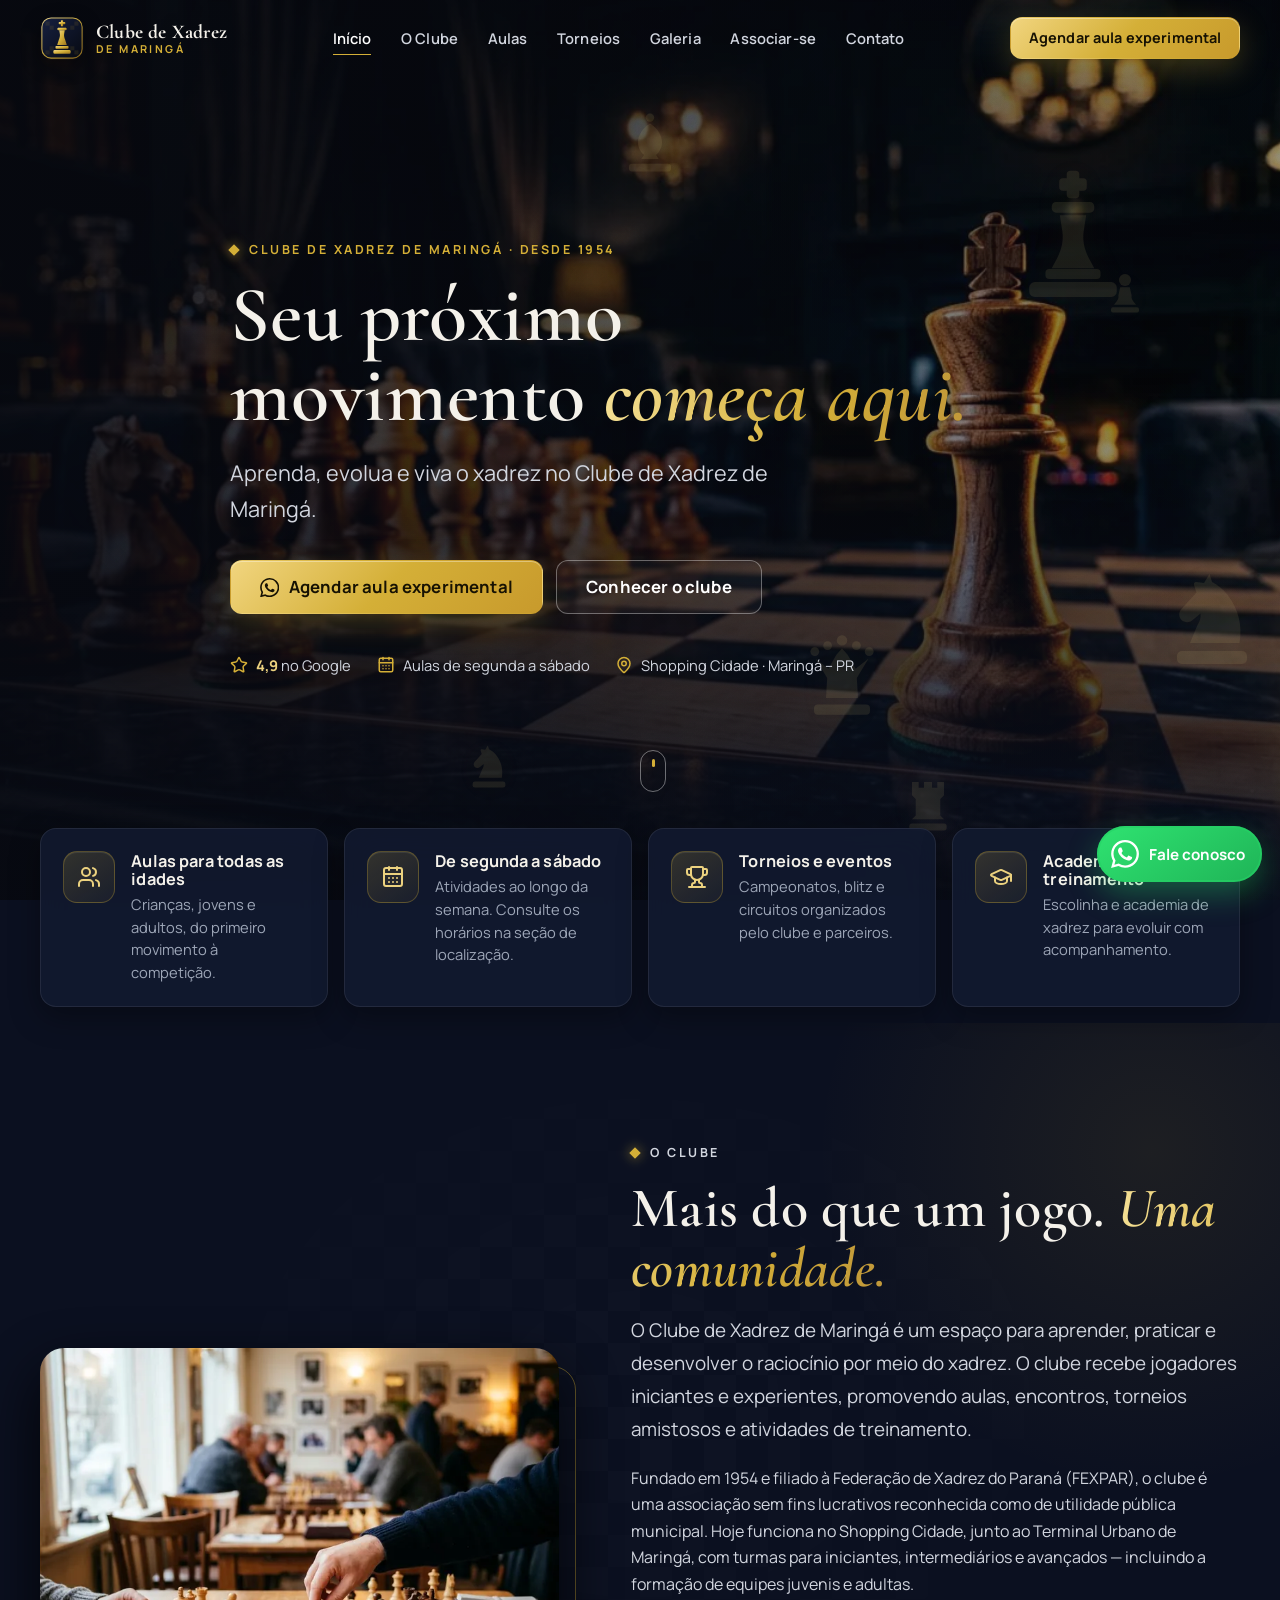
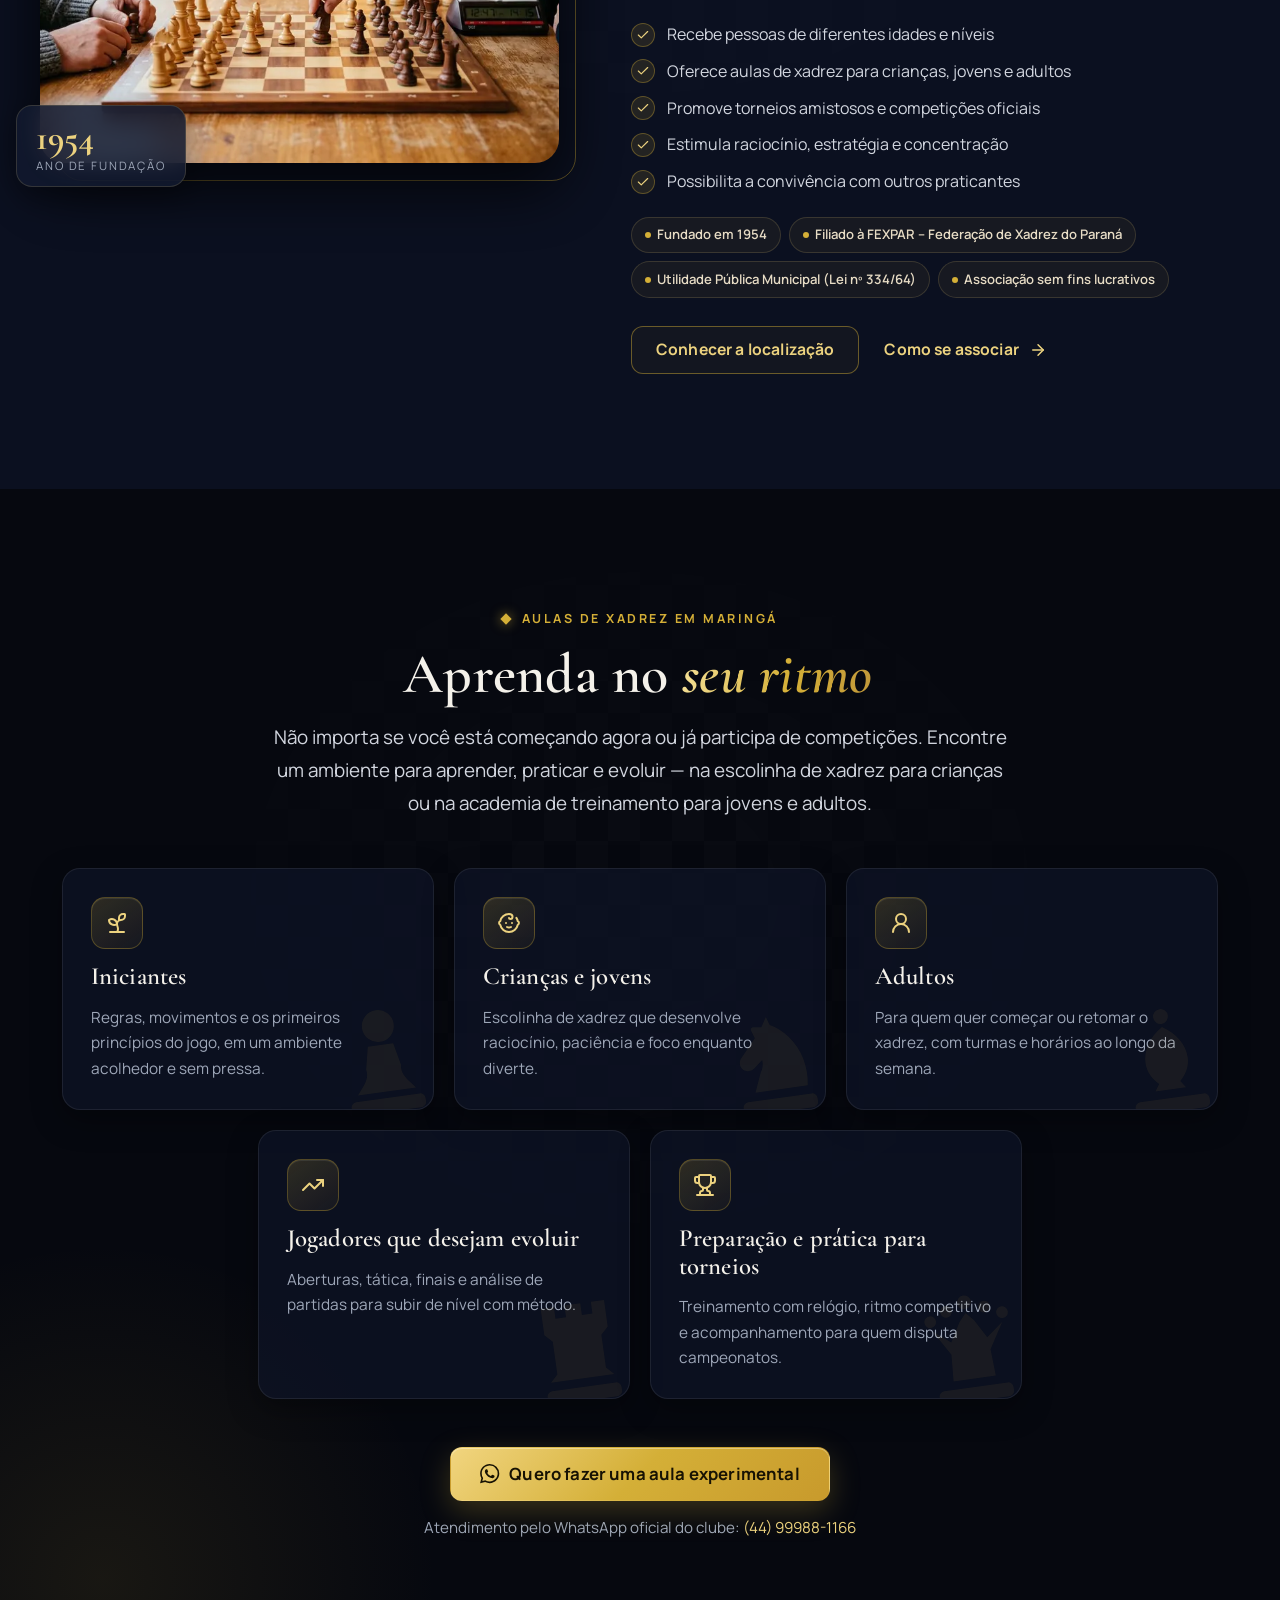
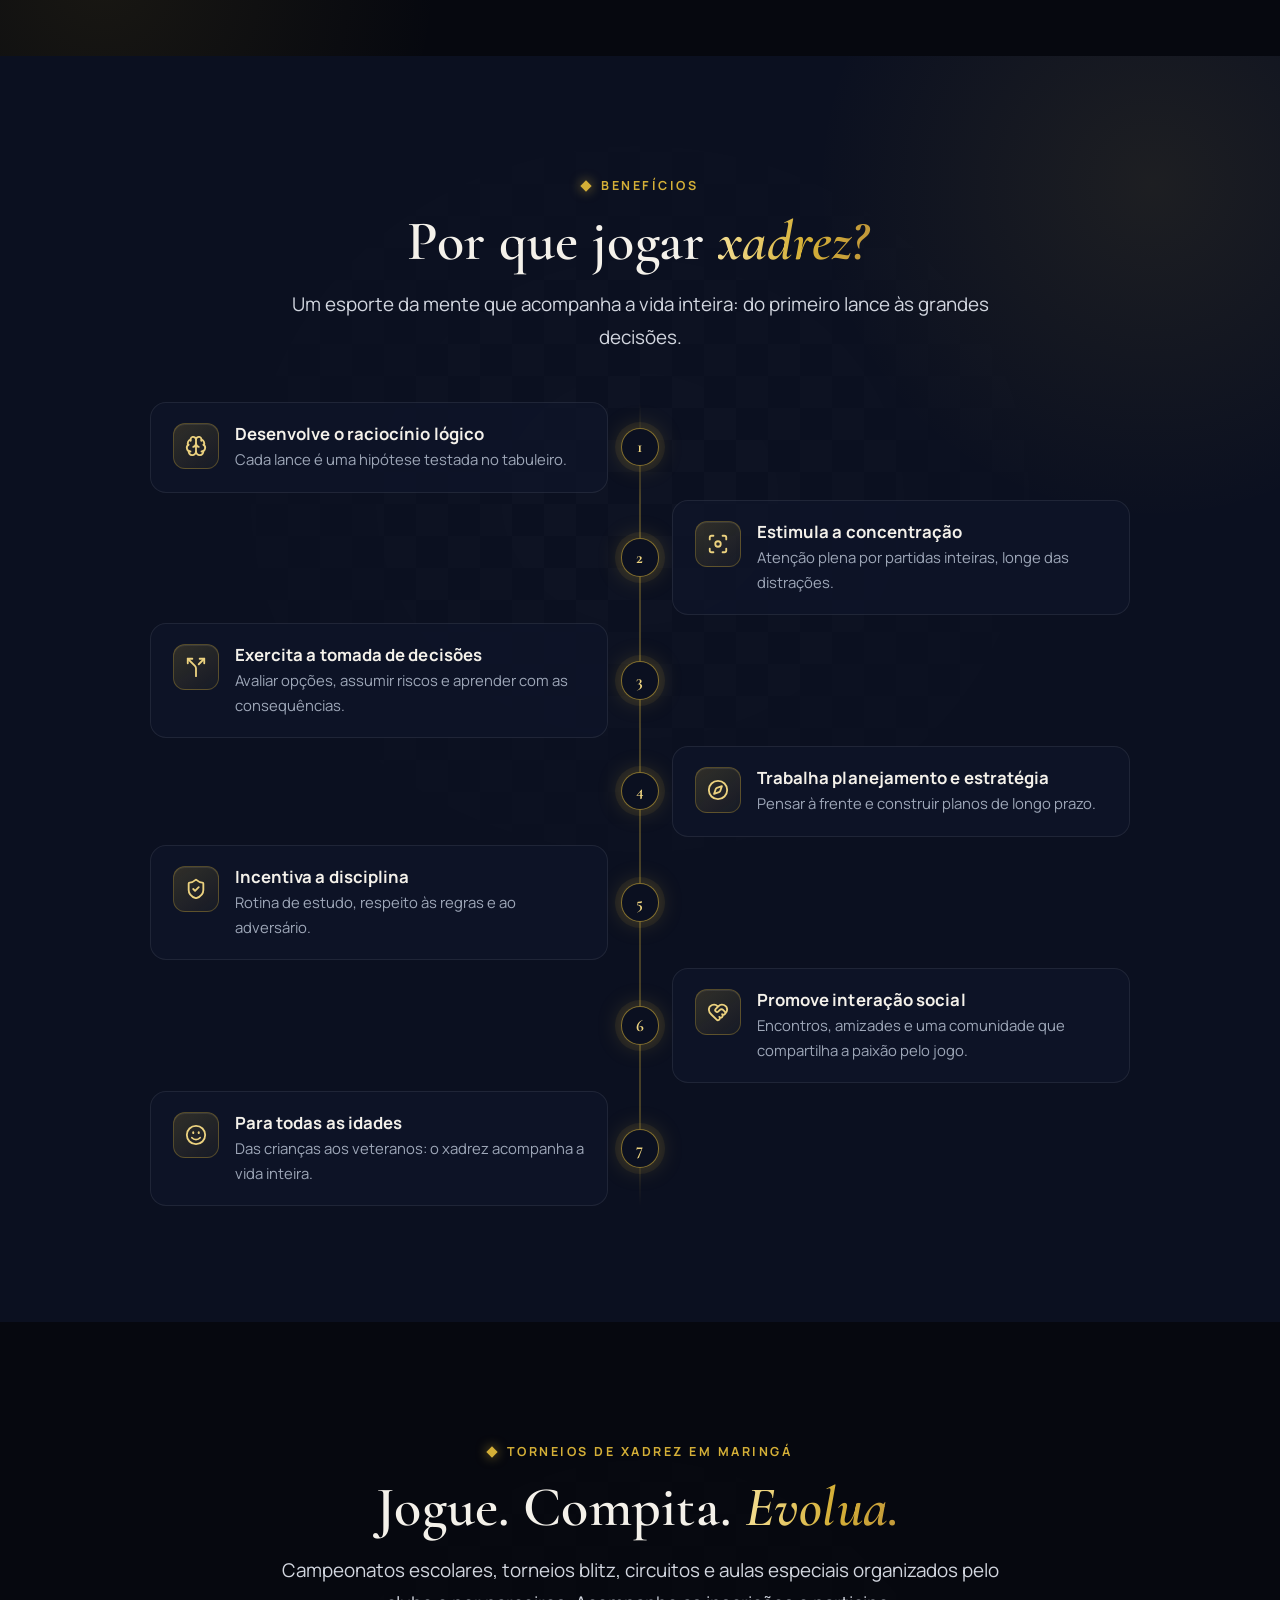
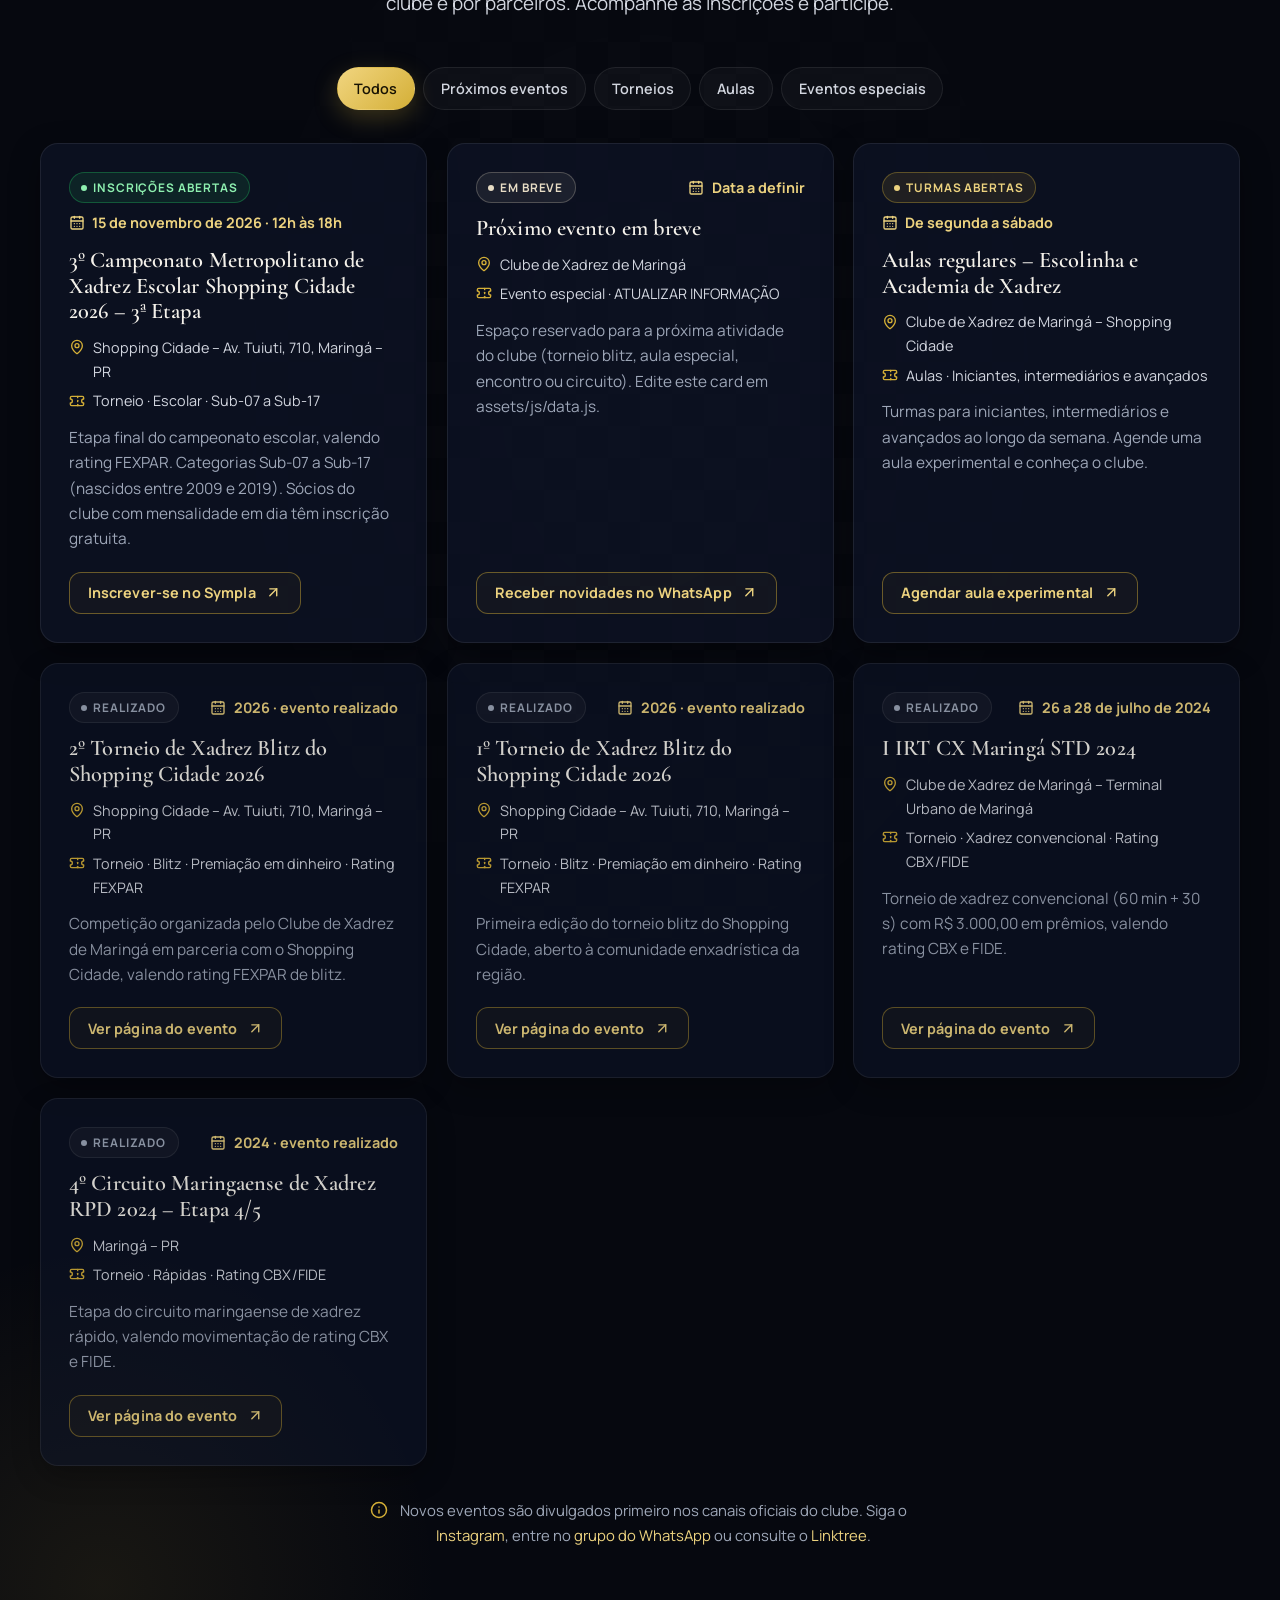
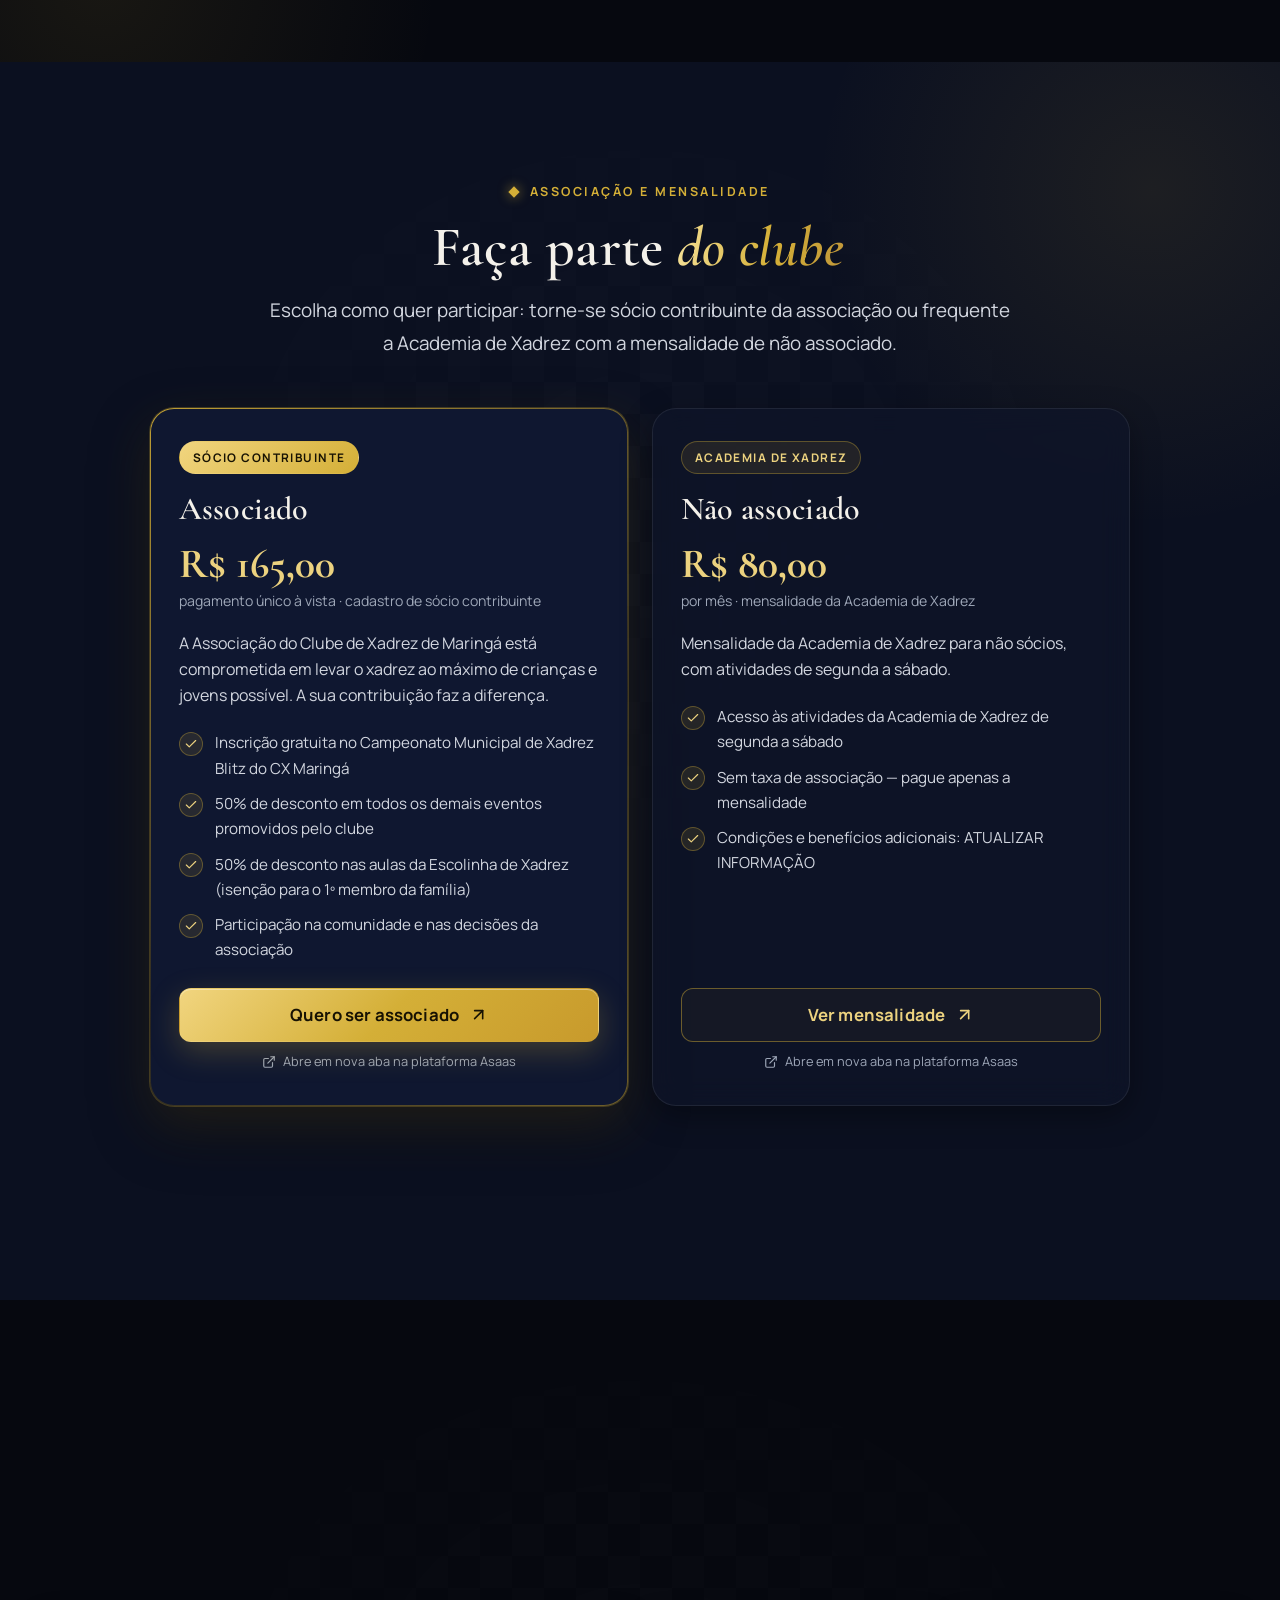
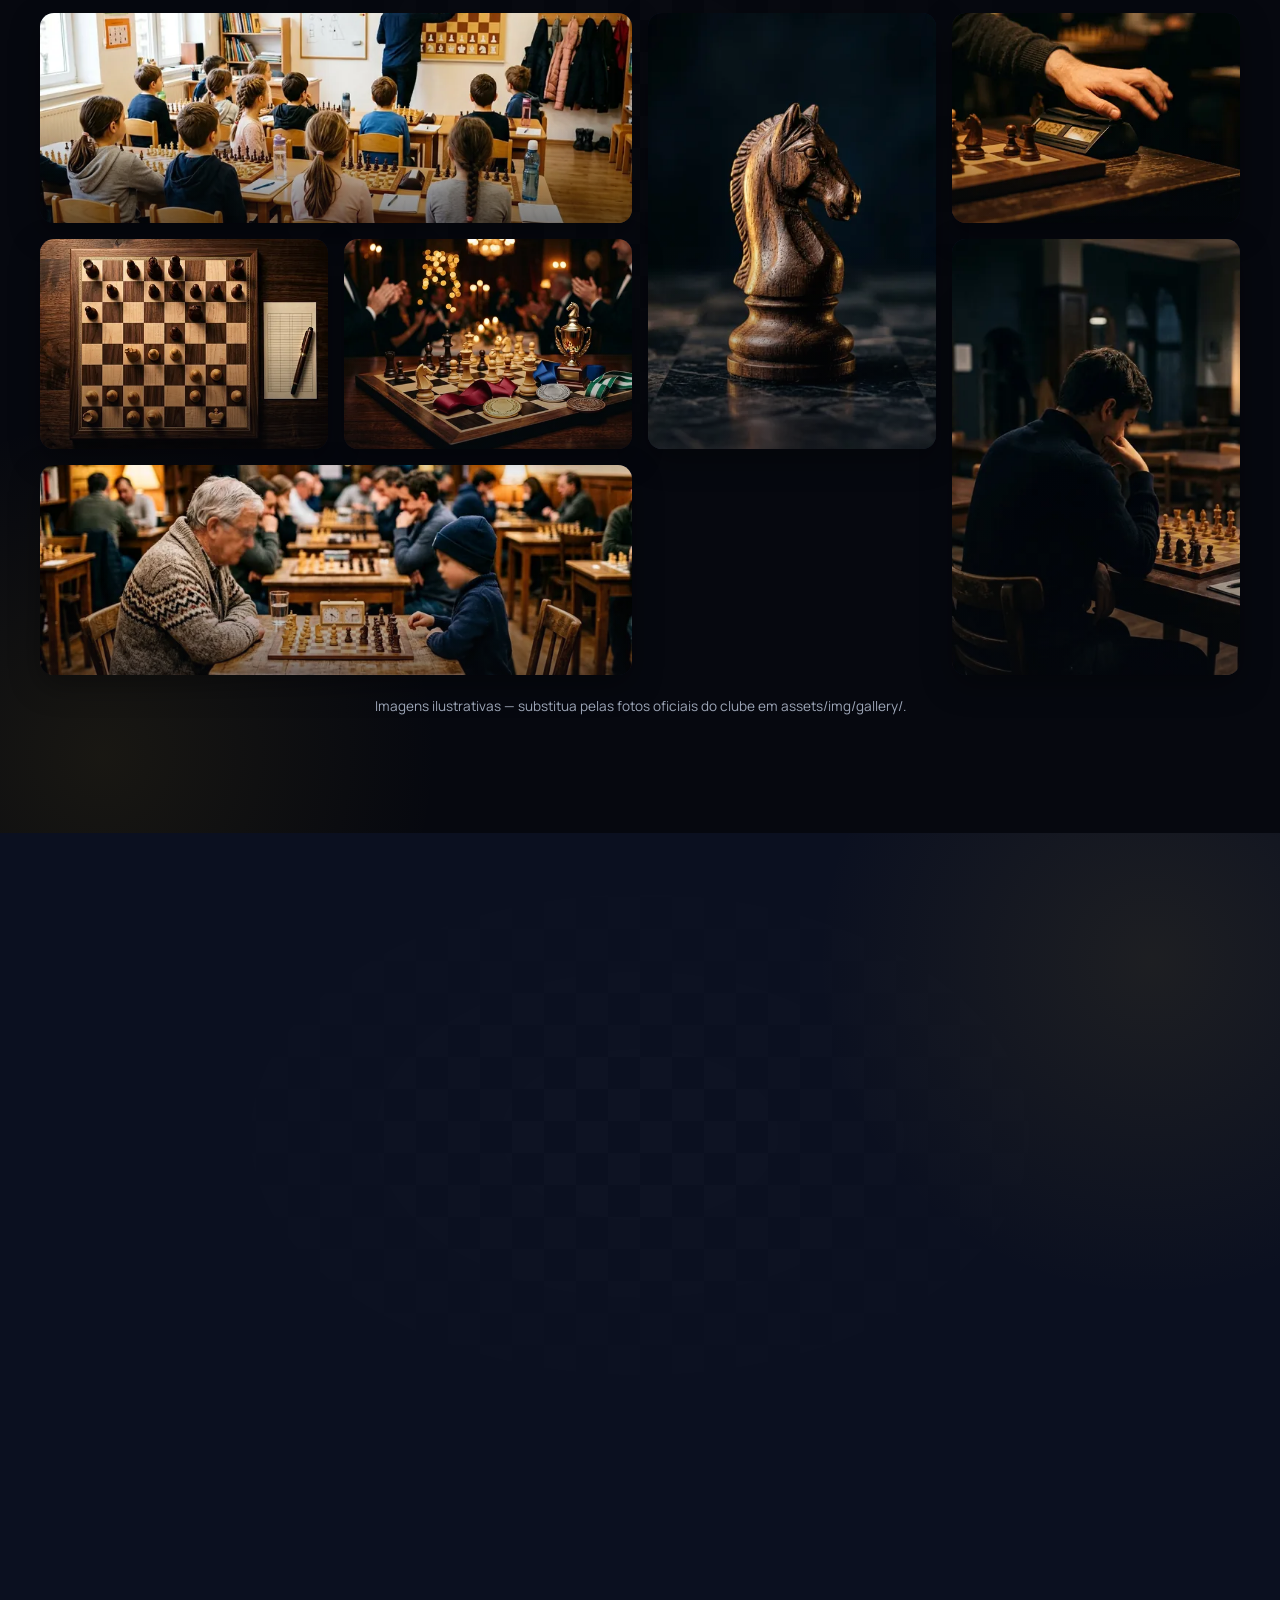
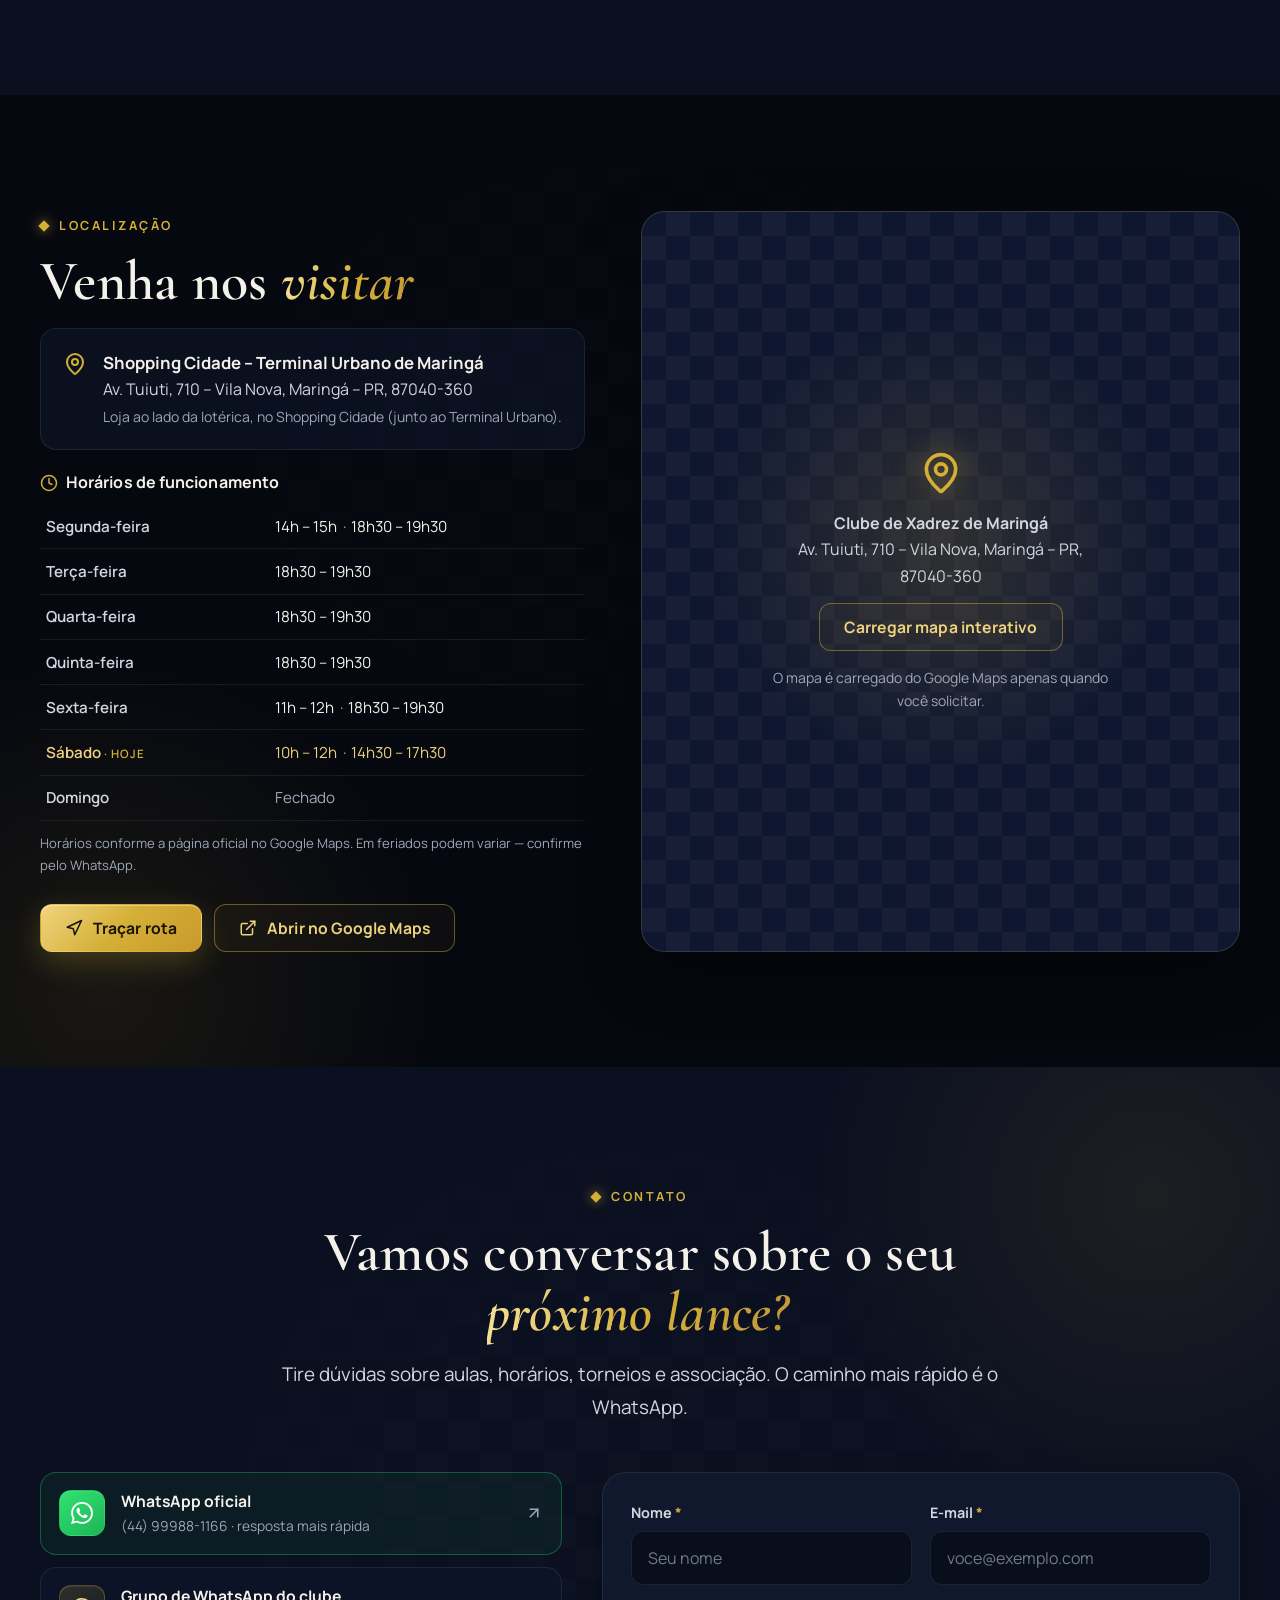
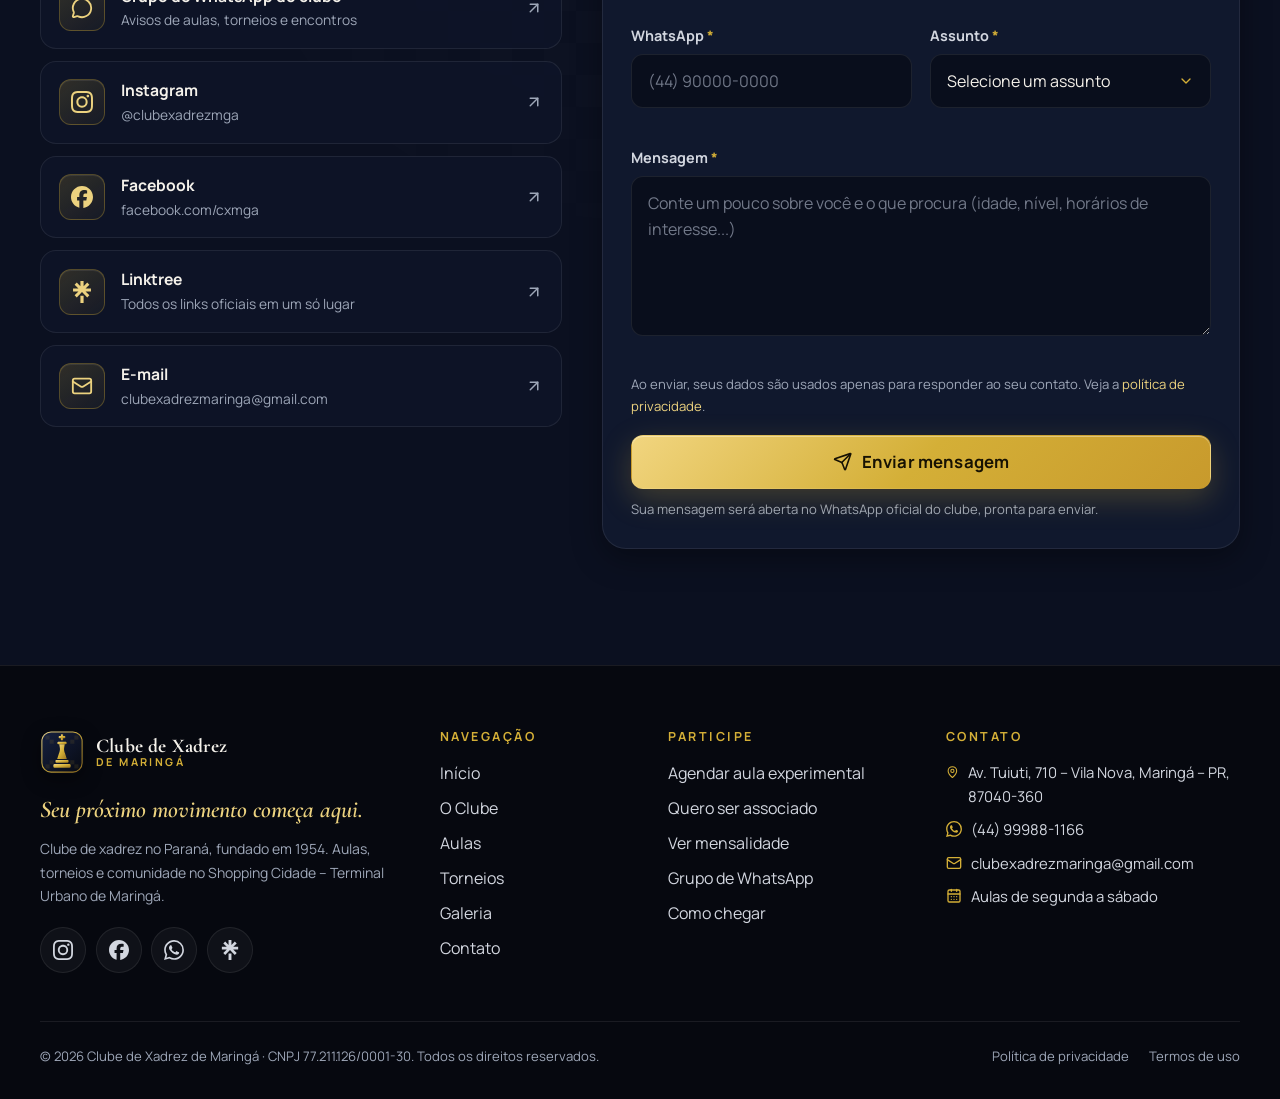
<file: index.html>
<!DOCTYPE html>
<html lang="pt-BR">
<head>
  <meta charset="utf-8">
  <meta name="viewport" content="width=device-width, initial-scale=1">
  <title>Clube de Xadrez de Maringá – Aulas, torneios e xadrez para todas as idades</title>
  <meta name="description" content="Conheça o Clube de Xadrez de Maringá. Participe de aulas, torneios e atividades de xadrez para todas as idades. Agende uma aula experimental.">
  <meta name="robots" content="index, follow, max-image-preview:large">
  <link rel="canonical" href="https://axs-ai-mid.github.io/clube.de.xadrez.maringa/">
  <meta name="theme-color" content="#0b1020">
  <meta name="color-scheme" content="dark">

  <!-- Open Graph / Twitter -->
  <meta property="og:type" content="website">
  <meta property="og:locale" content="pt_BR">
  <meta property="og:site_name" content="Clube de Xadrez de Maringá">
  <meta property="og:title" content="Clube de Xadrez de Maringá – Seu próximo movimento começa aqui">
  <meta property="og:description" content="Aulas de xadrez para crianças, jovens e adultos, torneios e comunidade em Maringá – PR. Agende uma aula experimental.">
  <meta property="og:url" content="https://axs-ai-mid.github.io/clube.de.xadrez.maringa/">
  <meta property="og:image" content="https://axs-ai-mid.github.io/clube.de.xadrez.maringa/assets/img/brand/og-image.jpg">
  <meta property="og:image:width" content="1200">
  <meta property="og:image:height" content="630">
  <meta property="og:image:alt" content="Peças de xadrez de madeira sobre tabuleiro em ambiente elegante e escuro">
  <meta name="twitter:card" content="summary_large_image">
  <meta name="twitter:title" content="Clube de Xadrez de Maringá – Seu próximo movimento começa aqui">
  <meta name="twitter:description" content="Aulas de xadrez para crianças, jovens e adultos, torneios e comunidade em Maringá – PR.">
  <meta name="twitter:image" content="https://axs-ai-mid.github.io/clube.de.xadrez.maringa/assets/img/brand/og-image.jpg">

  <!-- Ícones -->
  <link rel="icon" href="assets/img/brand/logo.svg" type="image/svg+xml">
  <link rel="icon" href="assets/img/brand/favicon-32.png" sizes="32x32" type="image/png">
  <link rel="apple-touch-icon" href="assets/img/brand/apple-touch-icon.png">
  <link rel="manifest" href="site.webmanifest">

  <!-- Performance: fontes e imagem principal -->
  <link rel="preload" href="assets/fonts/cormorant-garamond-latin-700-normal.woff2" as="font" type="font/woff2" crossorigin>
  <link rel="preload" href="assets/fonts/manrope-latin-wght-normal.woff2" as="font" type="font/woff2" crossorigin>
  <link rel="preload" as="image" imagesrcset="assets/img/hero/hero-640.webp 640w, assets/img/hero/hero-960.webp 960w, assets/img/hero/hero-1376.webp 1376w" imagesizes="100vw" type="image/webp">

  <link rel="stylesheet" href="assets/css/style.css">
  <script>document.documentElement.classList.add("js");</script>
</head>
<body>
  <a class="skip-link" href="#main">Pular para o conteúdo</a>

  <!-- ============================ NAVEGAÇÃO ============================ -->
  <header class="site-header" id="site-header">
    <nav class="nav container" aria-label="Navegação principal">
      <a class="brand" href="#inicio" aria-label="Clube de Xadrez de Maringá – início">
        <img class="brand-mark" src="assets/img/brand/logo.svg" alt="" width="44" height="44">
        <span class="brand-text">
          <span class="brand-name">Clube de Xadrez</span>
          <span class="brand-sub">de Maringá</span>
        </span>
      </a>

      <ul class="nav-links" id="nav-links">
        <li><a href="#inicio" class="is-active">Início</a></li>
        <li><a href="#clube">O Clube</a></li>
        <li><a href="#aulas">Aulas</a></li>
        <li><a href="#torneios">Torneios</a></li>
        <li><a href="#galeria">Galeria</a></li>
        <li><a href="#associar-se">Associar-se</a></li>
        <li><a href="#contato">Contato</a></li>
      </ul>

      <div class="nav-actions">
        <a class="btn btn-primary btn-sm nav-cta" data-link="whatsapp-trial" href="https://wa.me/5544999881166" target="_blank" rel="noopener">Agendar aula experimental</a>
        <button class="nav-toggle" type="button" aria-expanded="false" aria-controls="mobile-menu" aria-label="Abrir menu">
          <span class="nav-toggle-bar"></span>
          <span class="nav-toggle-bar"></span>
          <span class="nav-toggle-bar"></span>
        </button>
      </div>
    </nav>

    <div class="mobile-menu" id="mobile-menu" hidden>
      <ul class="mobile-links">
        <li><a href="#inicio">Início</a></li>
        <li><a href="#clube">O Clube</a></li>
        <li><a href="#aulas">Aulas</a></li>
        <li><a href="#torneios">Torneios</a></li>
        <li><a href="#galeria">Galeria</a></li>
        <li><a href="#associar-se">Associar-se</a></li>
        <li><a href="#localizacao">Localização</a></li>
        <li><a href="#contato">Contato</a></li>
      </ul>
      <a class="btn btn-primary btn-lg mobile-cta" data-link="whatsapp-trial" href="https://wa.me/5544999881166" target="_blank" rel="noopener">Agendar aula experimental</a>
      <div class="mobile-social" data-render="social-mini"></div>
    </div>
  </header>

  <main id="main">
    <!-- ============================ HERO ============================ -->
    <section class="hero" id="inicio" aria-labelledby="hero-title">
      <div class="hero-media" aria-hidden="true">
        <picture>
          <source type="image/webp" srcset="assets/img/hero/hero-640.webp 640w, assets/img/hero/hero-960.webp 960w, assets/img/hero/hero-1376.webp 1376w" sizes="100vw">
          <img class="hero-img" src="assets/img/hero/hero-1376.jpg" srcset="assets/img/hero/hero-640.jpg 640w, assets/img/hero/hero-960.jpg 960w, assets/img/hero/hero-1376.jpg 1376w" sizes="100vw" width="1376" height="768" alt="" fetchpriority="high" decoding="async">
        </picture>
        <div class="hero-overlay"></div>
        <div class="hero-pieces" data-render="hero-pieces"></div>
      </div>

      <div class="container hero-content">
        <p class="eyebrow hero-eyebrow">Clube de Xadrez de Maringá · desde 1954</p>
        <h1 class="hero-title" id="hero-title">Seu próximo movimento <em>começa aqui.</em></h1>
        <p class="hero-sub">Aprenda, evolua e viva o xadrez no Clube de Xadrez de Maringá.</p>
        <div class="hero-actions">
          <a class="btn btn-primary btn-lg btn-shine" data-link="whatsapp-trial" href="https://wa.me/5544999881166" target="_blank" rel="noopener">
            <span data-icon="whatsapp" class="btn-icon"></span>Agendar aula experimental
          </a>
          <a class="btn btn-ghost btn-lg" href="#clube">Conhecer o clube</a>
        </div>
        <ul class="hero-badges" aria-label="Destaques do clube">
          <li><span data-icon="star" class="badge-icon"></span><span><strong data-text="club.googleRating.value">4,9</strong> no Google</span></li>
          <li><span data-icon="calendar" class="badge-icon"></span><span>Aulas de segunda a sábado</span></li>
          <li><span data-icon="mapPin" class="badge-icon"></span><span>Shopping Cidade · Maringá – PR</span></li>
        </ul>
      </div>

      <a class="scroll-cue" href="#destaques" aria-label="Rolar para a próxima seção"><span></span></a>
    </section>

    <!-- ============================ DESTAQUES ============================ -->
    <section class="highlights" id="destaques" aria-label="Informações rápidas">
      <div class="container">
        <ul class="highlight-grid" data-render="highlights"></ul>
      </div>
    </section>

    <!-- ============================ SOBRE ============================ -->
    <section class="section about" id="clube" aria-labelledby="about-title">
      <div class="container about-grid">
        <div class="about-media reveal reveal-left">
          <picture>
            <source type="image/webp" srcset="assets/img/about/about-480.webp 480w, assets/img/about/about-800.webp 800w, assets/img/about/about-1200.webp 1200w" sizes="(min-width: 960px) 46vw, 100vw">
            <img src="assets/img/about/about-800.jpg" srcset="assets/img/about/about-480.jpg 480w, assets/img/about/about-800.jpg 800w, assets/img/about/about-1200.jpg 1200w" sizes="(min-width: 960px) 46vw, 100vw" width="1200" height="896" loading="lazy" decoding="async" alt="Jogadores movendo peças em uma partida de xadrez no ambiente acolhedor de um clube">
          </picture>
          <div class="about-frame" aria-hidden="true"></div>
          <div class="about-stamp" aria-hidden="true">
            <span class="about-stamp-num">1954</span>
            <span class="about-stamp-label">ano de fundação</span>
          </div>
        </div>

        <div class="about-text reveal">
          <p class="eyebrow">O clube</p>
          <h2 class="section-title" id="about-title">Mais do que um jogo. <em>Uma comunidade.</em></h2>
          <p class="lead">O Clube de Xadrez de Maringá é um espaço para aprender, praticar e desenvolver o raciocínio por meio do xadrez. O clube recebe jogadores iniciantes e experientes, promovendo aulas, encontros, torneios amistosos e atividades de treinamento.</p>
          <p>Fundado em 1954 e filiado à Federação de Xadrez do Paraná (FEXPAR), o clube é uma associação sem fins lucrativos reconhecida como de utilidade pública municipal. Hoje funciona no Shopping Cidade, junto ao Terminal Urbano de Maringá, com turmas para iniciantes, intermediários e avançados — incluindo a formação de equipes juvenis e adultas.</p>
          <ul class="checklist">
            <li><span data-icon="check"></span>Recebe pessoas de diferentes idades e níveis</li>
            <li><span data-icon="check"></span>Oferece aulas de xadrez para crianças, jovens e adultos</li>
            <li><span data-icon="check"></span>Promove torneios amistosos e competições oficiais</li>
            <li><span data-icon="check"></span>Estimula raciocínio, estratégia e concentração</li>
            <li><span data-icon="check"></span>Possibilita a convivência com outros praticantes</li>
          </ul>
          <ul class="tag-list" data-render="affiliations" aria-label="Reconhecimentos e filiações"></ul>
          <div class="about-actions">
            <a class="btn btn-outline" href="#localizacao">Conhecer a localização</a>
            <a class="btn btn-link" href="#associar-se">Como se associar <span data-icon="arrowRight"></span></a>
          </div>
        </div>
      </div>
    </section>

    <!-- ============================ AULAS ============================ -->
    <section class="section classes" id="aulas" aria-labelledby="classes-title">
      <div class="container">
        <header class="section-head reveal">
          <p class="eyebrow">Aulas de xadrez em Maringá</p>
          <h2 class="section-title" id="classes-title">Aprenda no <em>seu ritmo</em></h2>
          <p class="lead">Não importa se você está começando agora ou já participa de competições. Encontre um ambiente para aprender, praticar e evoluir — na escolinha de xadrez para crianças ou na academia de treinamento para jovens e adultos.</p>
        </header>
        <ul class="cards-grid classes-grid" data-render="classes"></ul>
        <div class="section-cta reveal">
          <a class="btn btn-primary btn-lg btn-shine" data-link="whatsapp-trial" href="https://wa.me/5544999881166" target="_blank" rel="noopener"><span data-icon="whatsapp" class="btn-icon"></span>Quero fazer uma aula experimental</a>
          <p class="cta-note">Atendimento pelo WhatsApp oficial do clube: <a data-link="whatsapp" href="https://wa.me/5544999881166" target="_blank" rel="noopener" data-text="club.phoneDisplay">(44) 99988-1166</a></p>
        </div>
      </div>
    </section>

    <!-- ============================ POR QUE JOGAR XADREZ ============================ -->
    <section class="section benefits" id="beneficios" aria-labelledby="benefits-title">
      <div class="container">
        <header class="section-head reveal">
          <p class="eyebrow">Benefícios</p>
          <h2 class="section-title" id="benefits-title">Por que jogar <em>xadrez?</em></h2>
          <p class="lead">Um esporte da mente que acompanha a vida inteira: do primeiro lance às grandes decisões.</p>
        </header>
        <ol class="timeline" data-render="benefits"></ol>
      </div>
    </section>

    <!-- ============================ TORNEIOS E EVENTOS ============================ -->
    <section class="section events" id="torneios" aria-labelledby="events-title">
      <div class="container">
        <header class="section-head reveal">
          <p class="eyebrow">Torneios de xadrez em Maringá</p>
          <h2 class="section-title" id="events-title">Jogue. Compita. <em>Evolua.</em></h2>
          <p class="lead">Campeonatos escolares, torneios blitz, circuitos e aulas especiais organizados pelo clube e por parceiros. Acompanhe as inscrições e participe.</p>
        </header>
        <div class="filters reveal" role="group" aria-label="Filtrar eventos" data-render="event-filters"></div>
        <ul class="cards-grid events-grid" data-render="events" aria-live="polite"></ul>
        <p class="events-note reveal"><span data-icon="info"></span><span>Novos eventos são divulgados primeiro nos canais oficiais do clube. Siga o <a data-link="instagram" href="https://www.instagram.com/clubexadrezmga/" target="_blank" rel="noopener">Instagram</a>, entre no <a data-link="group" href="https://chat.whatsapp.com/Lsh5hDkRgiD98csOu5kZxc" target="_blank" rel="noopener">grupo do WhatsApp</a> ou consulte o <a data-link="linktree" href="https://linktr.ee/clubexadrezmaringa" target="_blank" rel="noopener">Linktree</a>.</span></p>
      </div>
    </section>

    <!-- ============================ ASSOCIAÇÃO ============================ -->
    <section class="section plans" id="associar-se" aria-labelledby="plans-title">
      <div class="container">
        <header class="section-head reveal">
          <p class="eyebrow">Associação e mensalidade</p>
          <h2 class="section-title" id="plans-title">Faça parte <em>do clube</em></h2>
          <p class="lead">Escolha como quer participar: torne-se sócio contribuinte da associação ou frequente a Academia de Xadrez com a mensalidade de não associado.</p>
        </header>
        <div class="plans-grid" data-render="plans"></div>
        <p class="payment-notice reveal"><span data-icon="external"></span><span data-text="paymentNotice"></span></p>
      </div>
    </section>

    <!-- ============================ GALERIA ============================ -->
    <section class="section gallery" id="galeria" aria-labelledby="gallery-title">
      <div class="container">
        <header class="section-head reveal">
          <p class="eyebrow">Galeria</p>
          <h2 class="section-title" id="gallery-title">O clube em <em>imagens</em></h2>
          <p class="lead">Aulas, torneios, tabuleiros e o dia a dia de quem vive o xadrez em Maringá.</p>
        </header>
        <div class="gallery-grid" data-render="gallery"></div>
        <p class="gallery-note reveal" data-text="galleryNotice"></p>
      </div>
    </section>

    <!-- ============================ DEPOIMENTOS ============================ -->
    <section class="section testimonials" id="depoimentos" aria-labelledby="testimonials-title">
      <div class="container">
        <header class="section-head reveal">
          <p class="eyebrow">Depoimentos</p>
          <h2 class="section-title" id="testimonials-title">Quem já faz parte <em>recomenda</em></h2>
          <p class="lead">O clube tem avaliação <strong data-text="club.googleRating.value">4,9</strong> de 5 no Google. Em breve, depoimentos autorizados de alunos, pais e participantes.</p>
        </header>
        <ul class="testimonial-grid" data-render="testimonials"></ul>
        <div class="section-cta reveal">
          <a class="btn btn-outline" data-link="maps" href="https://maps.app.goo.gl/NKk5LfTbypHXEa12A" target="_blank" rel="noopener"><span data-icon="star" class="btn-icon"></span>Ler avaliações no Google</a>
        </div>
      </div>
    </section>

    <!-- ============================ LOCALIZAÇÃO ============================ -->
    <section class="section location" id="localizacao" aria-labelledby="location-title">
      <div class="container location-grid">
        <div class="location-info reveal">
          <p class="eyebrow">Localização</p>
          <h2 class="section-title" id="location-title">Venha nos <em>visitar</em></h2>
          <address class="address">
            <span data-icon="mapPin" class="address-icon"></span>
            <div>
              <strong data-text="location.venueName">Shopping Cidade – Terminal Urbano de Maringá</strong><br>
              <span data-text="location.fullAddress">Av. Tuiuti, 710 – Vila Nova, Maringá – PR, 87040-360</span><br>
              <small class="muted" data-text="location.reference">Loja ao lado da lotérica, no Shopping Cidade (junto ao Terminal Urbano).</small>
            </div>
          </address>

          <div class="hours">
            <h3 class="hours-title"><span data-icon="clock"></span> Horários de funcionamento</h3>
            <table class="hours-table" data-render="hours">
              <caption class="sr-only">Horários por dia da semana</caption>
            </table>
            <p class="hours-note muted" data-text="location.hoursNote"></p>
          </div>

          <div class="location-actions">
            <a class="btn btn-primary" data-link="directions" href="https://www.google.com/maps/dir/?api=1&destination=-23.4231537,-51.9082002" target="_blank" rel="noopener"><span data-icon="navigation" class="btn-icon"></span>Traçar rota</a>
            <a class="btn btn-outline" data-link="maps" href="https://maps.app.goo.gl/NKk5LfTbypHXEa12A" target="_blank" rel="noopener"><span data-icon="external" class="btn-icon"></span>Abrir no Google Maps</a>
          </div>
        </div>

        <div class="location-map reveal reveal-right">
          <div class="map-facade" id="map-facade">
            <div class="map-facade-inner">
              <span data-icon="mapPin" class="map-pin"></span>
              <p><strong>Clube de Xadrez de Maringá</strong><br><span data-text="location.fullAddress">Av. Tuiuti, 710 – Vila Nova, Maringá – PR</span></p>
              <button class="btn btn-outline" type="button" id="load-map">Carregar mapa interativo</button>
              <small class="muted">O mapa é carregado do Google Maps apenas quando você solicitar.</small>
            </div>
          </div>
        </div>
      </div>
    </section>

    <!-- ============================ CONTATO ============================ -->
    <section class="section contact" id="contato" aria-labelledby="contact-title">
      <div class="container">
        <header class="section-head reveal">
          <p class="eyebrow">Contato</p>
          <h2 class="section-title" id="contact-title">Vamos conversar sobre o seu <em>próximo lance?</em></h2>
          <p class="lead">Tire dúvidas sobre aulas, horários, torneios e associação. O caminho mais rápido é o WhatsApp.</p>
        </header>

        <div class="contact-grid">
          <ul class="channel-list reveal" data-render="channels"></ul>

          <form class="contact-form reveal reveal-right" id="contact-form" novalidate>
            <div class="form-row">
              <div class="field">
                <label for="f-nome">Nome <span aria-hidden="true">*</span></label>
                <input id="f-nome" name="nome" type="text" autocomplete="name" required minlength="2" placeholder="Seu nome">
                <p class="field-error" id="err-nome" aria-live="polite"></p>
              </div>
              <div class="field">
                <label for="f-email">E-mail <span aria-hidden="true">*</span></label>
                <input id="f-email" name="email" type="email" autocomplete="email" required placeholder="voce@exemplo.com">
                <p class="field-error" id="err-email" aria-live="polite"></p>
              </div>
            </div>
            <div class="form-row">
              <div class="field">
                <label for="f-whatsapp">WhatsApp <span aria-hidden="true">*</span></label>
                <input id="f-whatsapp" name="whatsapp" type="tel" inputmode="tel" autocomplete="tel" required placeholder="(44) 90000-0000">
                <p class="field-error" id="err-whatsapp" aria-live="polite"></p>
              </div>
              <div class="field">
                <label for="f-assunto">Assunto <span aria-hidden="true">*</span></label>
                <select id="f-assunto" name="assunto" required data-render="subjects">
                  <option value="" selected disabled>Selecione um assunto</option>
                </select>
                <p class="field-error" id="err-assunto" aria-live="polite"></p>
              </div>
            </div>
            <div class="field">
              <label for="f-mensagem">Mensagem <span aria-hidden="true">*</span></label>
              <textarea id="f-mensagem" name="mensagem" rows="5" required minlength="10" placeholder="Conte um pouco sobre você e o que procura (idade, nível, horários de interesse...)"></textarea>
              <p class="field-error" id="err-mensagem" aria-live="polite"></p>
            </div>
            <!-- Honeypot anti-spam (fica oculto para pessoas) -->
            <div class="hp-field" aria-hidden="true"><label for="f-site">Site</label><input id="f-site" name="_gotcha" type="text" tabindex="-1" autocomplete="off"></div>
            <p class="form-consent muted">Ao enviar, seus dados são usados apenas para responder ao seu contato. Veja a <a href="privacidade.html">política de privacidade</a>.</p>
            <div class="form-actions">
              <button class="btn btn-primary btn-lg" type="submit" id="form-submit"><span data-icon="send" class="btn-icon"></span><span class="btn-label">Enviar mensagem</span></button>
              <p class="form-hint muted" id="form-hint">Sua mensagem será aberta no WhatsApp oficial do clube, pronta para enviar.</p>
            </div>
            <div class="form-status" id="form-status" role="status" aria-live="polite"></div>
          </form>
        </div>
      </div>
    </section>
  </main>

  <!-- ============================ RODAPÉ ============================ -->
  <footer class="site-footer">
    <div class="container footer-grid">
      <div class="footer-brand">
        <a class="brand" href="#inicio">
          <img class="brand-mark" src="assets/img/brand/logo.svg" alt="" width="44" height="44" loading="lazy">
          <span class="brand-text">
            <span class="brand-name">Clube de Xadrez</span>
            <span class="brand-sub">de Maringá</span>
          </span>
        </a>
        <p class="footer-tagline" data-text="club.tagline">Seu próximo movimento começa aqui.</p>
        <p class="muted small">Clube de xadrez no Paraná, fundado em 1954. Aulas, torneios e comunidade no Shopping Cidade – Terminal Urbano de Maringá.</p>
        <div class="social-row" data-render="social"></div>
      </div>

      <nav class="footer-col" aria-label="Links rápidos">
        <h3>Navegação</h3>
        <ul>
          <li><a href="#inicio">Início</a></li>
          <li><a href="#clube">O Clube</a></li>
          <li><a href="#aulas">Aulas</a></li>
          <li><a href="#torneios">Torneios</a></li>
          <li><a href="#galeria">Galeria</a></li>
          <li><a href="#contato">Contato</a></li>
        </ul>
      </nav>

      <nav class="footer-col" aria-label="Participe">
        <h3>Participe</h3>
        <ul>
          <li><a data-link="whatsapp-trial" href="https://wa.me/5544999881166" target="_blank" rel="noopener">Agendar aula experimental</a></li>
          <li><a data-link="asaas-associado" href="https://www.asaas.com/c/161318923845" target="_blank" rel="noopener">Quero ser associado</a></li>
          <li><a data-link="asaas-mensalidade" href="https://www.asaas.com/c/5meuojr39gyv52c2" target="_blank" rel="noopener">Ver mensalidade</a></li>
          <li><a data-link="group" href="https://chat.whatsapp.com/Lsh5hDkRgiD98csOu5kZxc" target="_blank" rel="noopener">Grupo de WhatsApp</a></li>
          <li><a data-link="maps" href="https://maps.app.goo.gl/NKk5LfTbypHXEa12A" target="_blank" rel="noopener">Como chegar</a></li>
        </ul>
      </nav>

      <div class="footer-col">
        <h3>Contato</h3>
        <ul class="footer-contact">
          <li><span data-icon="mapPin"></span><span data-text="location.fullAddress">Av. Tuiuti, 710 – Vila Nova, Maringá – PR, 87040-360</span></li>
          <li><span data-icon="whatsapp"></span><a data-link="whatsapp" href="https://wa.me/5544999881166" target="_blank" rel="noopener" data-text="club.phoneDisplay">(44) 99988-1166</a></li>
          <li><span data-icon="mail"></span><a data-link="email" href="mailto:clubexadrezmaringa@gmail.com" data-text="club.email">clubexadrezmaringa@gmail.com</a></li>
          <li><span data-icon="calendar"></span><span>Aulas de segunda a sábado</span></li>
        </ul>
      </div>
    </div>

    <div class="container footer-bottom">
      <p>© <span id="year">2026</span> Clube de Xadrez de Maringá · CNPJ <span data-text="club.cnpj">77.211.126/0001-30</span>. Todos os direitos reservados.</p>
      <ul class="footer-legal">
        <li><a href="privacidade.html">Política de privacidade</a></li>
        <li><a href="termos.html">Termos de uso</a></li>
      </ul>
    </div>
  </footer>

  <!-- Botão flutuante de WhatsApp -->
  <a class="whatsapp-fab" data-link="whatsapp" href="https://wa.me/5544999881166" target="_blank" rel="noopener" aria-label="Falar com o clube pelo WhatsApp">
    <span data-icon="whatsapp"></span>
    <span class="whatsapp-fab-label">Fale conosco</span>
  </a>

  <!-- Lightbox da galeria -->
  <div class="lightbox" id="lightbox" role="dialog" aria-modal="true" aria-label="Visualização ampliada da imagem" hidden>
    <button class="lightbox-close" type="button" aria-label="Fechar"><span data-icon="close"></span></button>
    <button class="lightbox-nav lightbox-prev" type="button" aria-label="Imagem anterior"><span data-icon="chevronLeft"></span></button>
    <figure class="lightbox-figure">
      <img class="lightbox-img" src="[data-uri]" alt="">
      <figcaption class="lightbox-caption"></figcaption>
    </figure>
    <button class="lightbox-nav lightbox-next" type="button" aria-label="Próxima imagem"><span data-icon="chevronRight"></span></button>
  </div>

  <script src="assets/js/data.js" defer></script>
  <script src="assets/js/icons.js" defer></script>
  <script src="assets/js/main.js" defer></script>
</body>
</html>
</file>
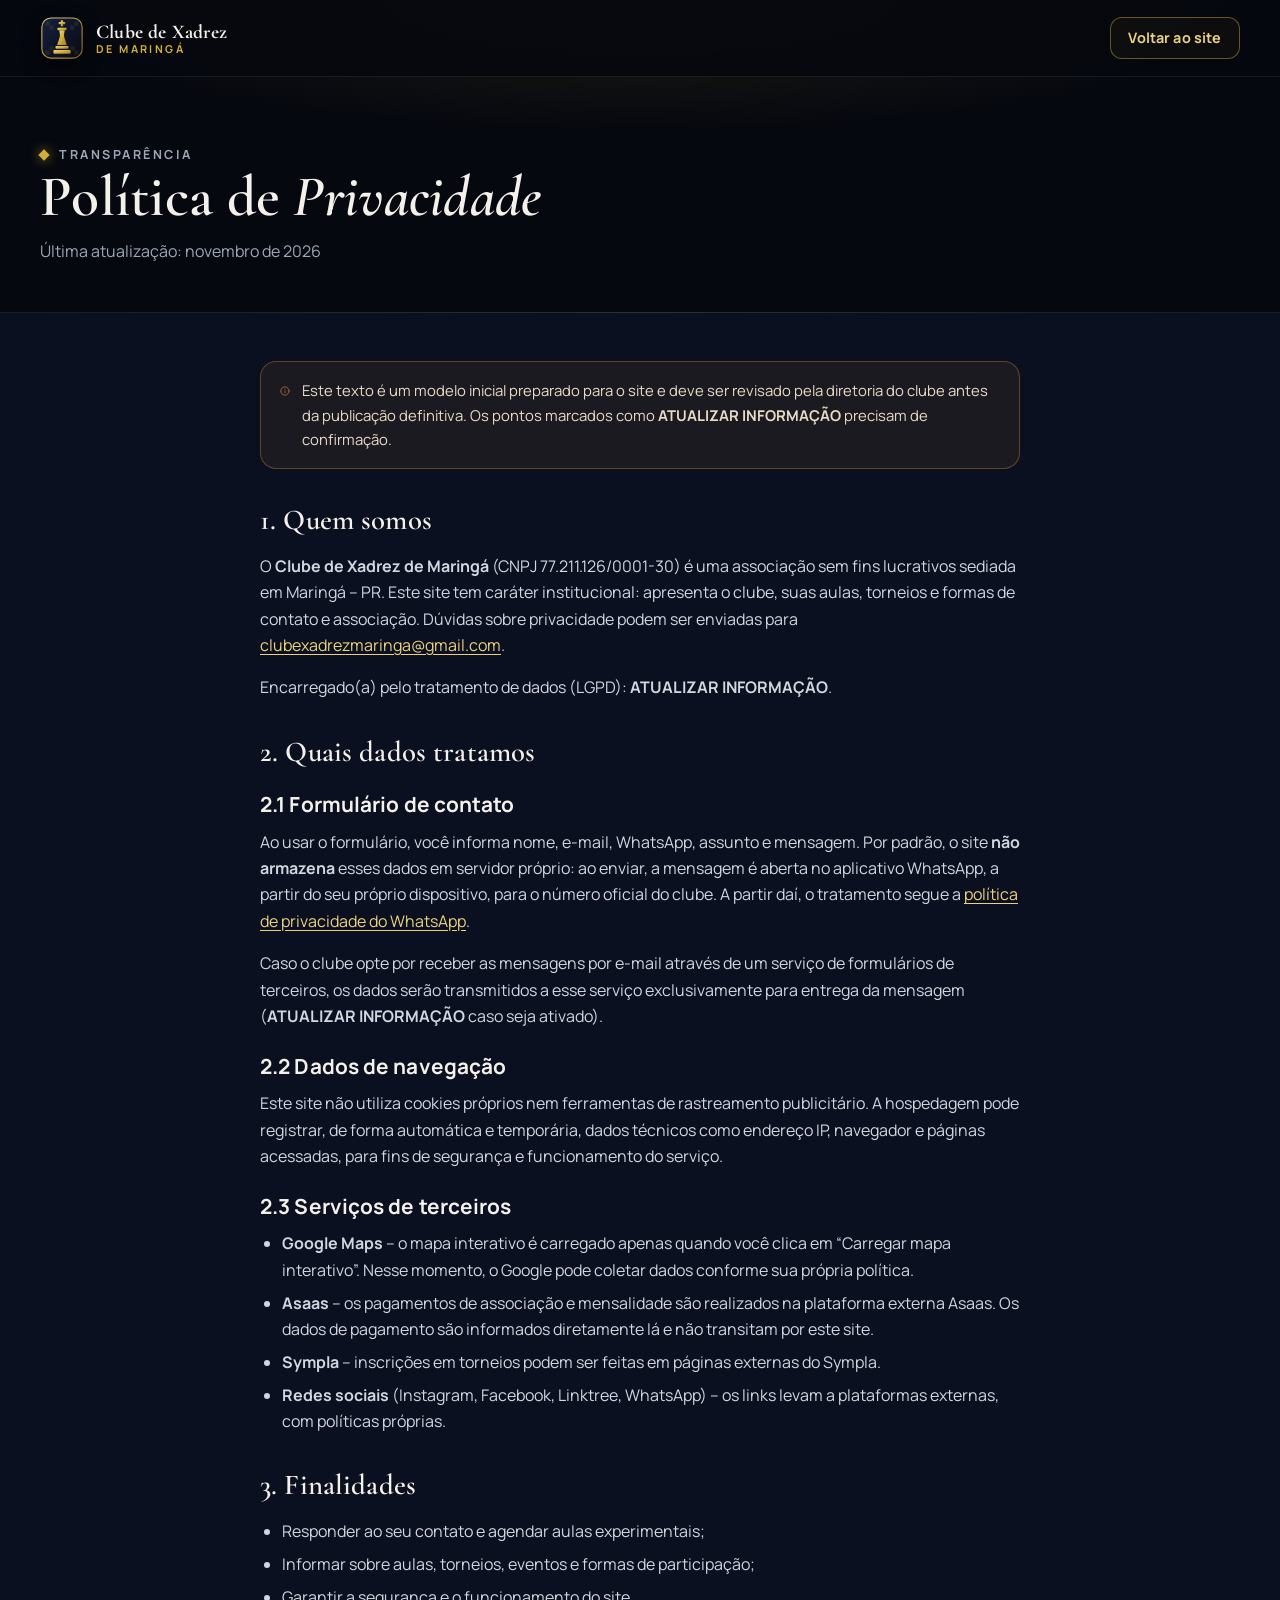
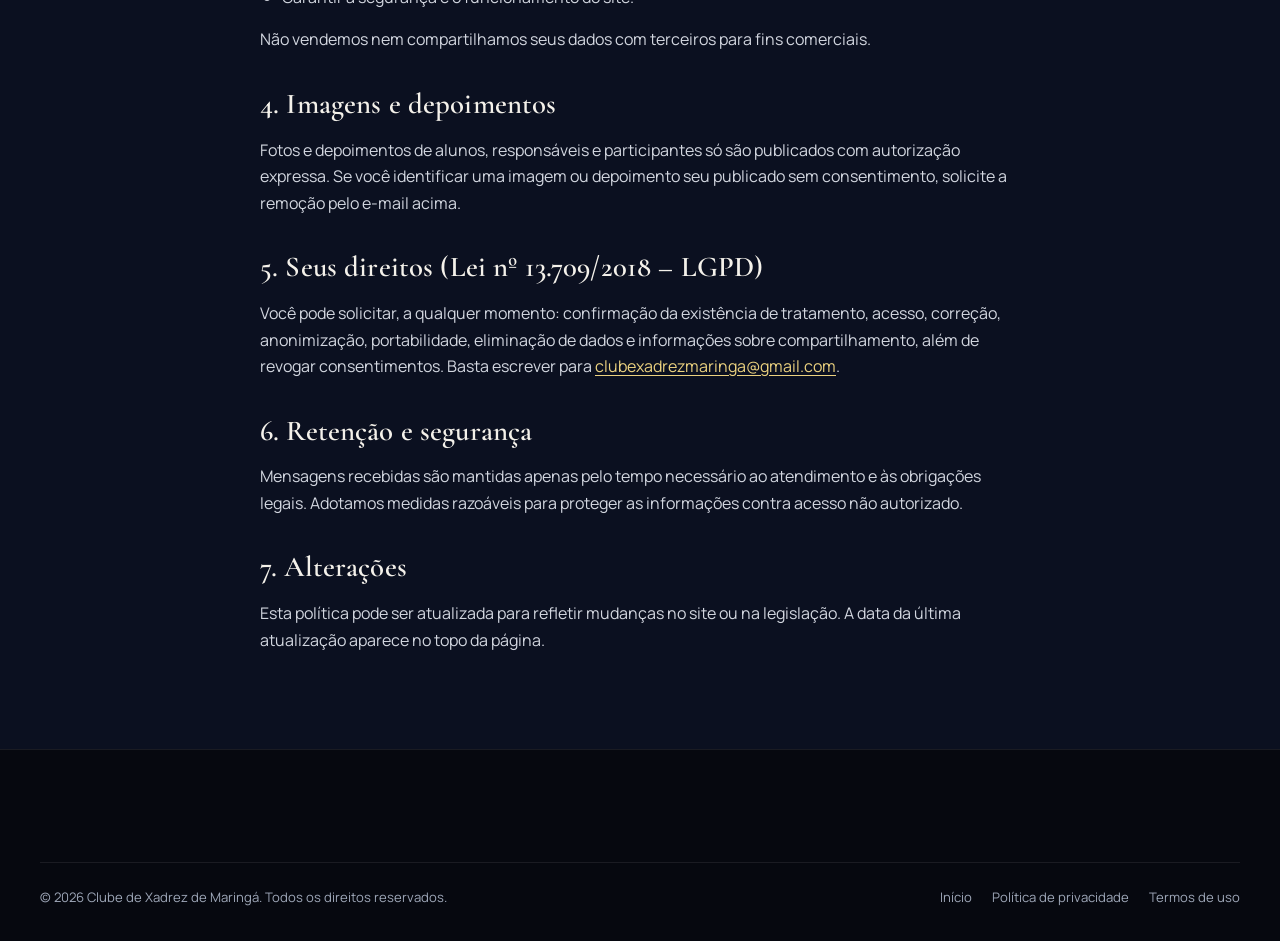
<file: privacidade.html>
<!DOCTYPE html>
<html lang="pt-BR">
<head>
  <meta charset="utf-8">
  <meta name="viewport" content="width=device-width, initial-scale=1">
  <title>Política de Privacidade – Clube de Xadrez de Maringá</title>
  <meta name="description" content="Política de privacidade do site do Clube de Xadrez de Maringá: quais dados são tratados, com que finalidade e como exercer seus direitos (LGPD).">
  <meta name="robots" content="index, follow">
  <link rel="canonical" href="https://axs-ai-mid.github.io/clube.de.xadrez.maringa/privacidade.html">
  <meta name="theme-color" content="#0b1020">
  <link rel="icon" href="assets/img/brand/logo.svg" type="image/svg+xml">
  <link rel="icon" href="assets/img/brand/favicon-32.png" sizes="32x32" type="image/png">
  <link rel="apple-touch-icon" href="assets/img/brand/apple-touch-icon.png">
  <link rel="stylesheet" href="assets/css/style.css">
</head>
<body>
  <a class="skip-link" href="#main">Pular para o conteúdo</a>

  <header class="site-header is-solid">
    <nav class="nav container" aria-label="Navegação">
      <a class="brand" href="index.html" aria-label="Clube de Xadrez de Maringá – início">
        <img class="brand-mark" src="assets/img/brand/logo.svg" alt="" width="44" height="44">
        <span class="brand-text">
          <span class="brand-name">Clube de Xadrez</span>
          <span class="brand-sub">de Maringá</span>
        </span>
      </a>
      <a class="btn btn-outline btn-sm" href="index.html">Voltar ao site</a>
    </nav>
  </header>

  <main id="main">
    <section class="page-hero">
      <div class="container">
        <p class="eyebrow">Transparência</p>
        <h1>Política de <em>Privacidade</em></h1>
        <p>Última atualização: novembro de 2026</p>
      </div>
    </section>

    <article class="container prose">
      <p class="notice"><span data-icon="info"></span><span>Este texto é um modelo inicial preparado para o site e deve ser revisado pela diretoria do clube antes da publicação definitiva. Os pontos marcados como <strong>ATUALIZAR INFORMAÇÃO</strong> precisam de confirmação.</span></p>

      <h2>1. Quem somos</h2>
      <p>O <strong>Clube de Xadrez de Maringá</strong> (CNPJ 77.211.126/0001-30) é uma associação sem fins lucrativos sediada em Maringá – PR. Este site tem caráter institucional: apresenta o clube, suas aulas, torneios e formas de contato e associação. Dúvidas sobre privacidade podem ser enviadas para <a href="mailto:clubexadrezmaringa@gmail.com">clubexadrezmaringa@gmail.com</a>.</p>
      <p>Encarregado(a) pelo tratamento de dados (LGPD): <strong>ATUALIZAR INFORMAÇÃO</strong>.</p>

      <h2>2. Quais dados tratamos</h2>
      <h3>2.1 Formulário de contato</h3>
      <p>Ao usar o formulário, você informa nome, e-mail, WhatsApp, assunto e mensagem. Por padrão, o site <strong>não armazena</strong> esses dados em servidor próprio: ao enviar, a mensagem é aberta no aplicativo WhatsApp, a partir do seu próprio dispositivo, para o número oficial do clube. A partir daí, o tratamento segue a <a href="https://www.whatsapp.com/legal/privacy-policy" target="_blank" rel="noopener">política de privacidade do WhatsApp</a>.</p>
      <p>Caso o clube opte por receber as mensagens por e-mail através de um serviço de formulários de terceiros, os dados serão transmitidos a esse serviço exclusivamente para entrega da mensagem (<strong>ATUALIZAR INFORMAÇÃO</strong> caso seja ativado).</p>
      <h3>2.2 Dados de navegação</h3>
      <p>Este site não utiliza cookies próprios nem ferramentas de rastreamento publicitário. A hospedagem pode registrar, de forma automática e temporária, dados técnicos como endereço IP, navegador e páginas acessadas, para fins de segurança e funcionamento do serviço.</p>
      <h3>2.3 Serviços de terceiros</h3>
      <ul>
        <li><strong>Google Maps</strong> – o mapa interativo é carregado apenas quando você clica em “Carregar mapa interativo”. Nesse momento, o Google pode coletar dados conforme sua própria política.</li>
        <li><strong>Asaas</strong> – os pagamentos de associação e mensalidade são realizados na plataforma externa Asaas. Os dados de pagamento são informados diretamente lá e não transitam por este site.</li>
        <li><strong>Sympla</strong> – inscrições em torneios podem ser feitas em páginas externas do Sympla.</li>
        <li><strong>Redes sociais</strong> (Instagram, Facebook, Linktree, WhatsApp) – os links levam a plataformas externas, com políticas próprias.</li>
      </ul>

      <h2>3. Finalidades</h2>
      <ul>
        <li>Responder ao seu contato e agendar aulas experimentais;</li>
        <li>Informar sobre aulas, torneios, eventos e formas de participação;</li>
        <li>Garantir a segurança e o funcionamento do site.</li>
      </ul>
      <p>Não vendemos nem compartilhamos seus dados com terceiros para fins comerciais.</p>

      <h2>4. Imagens e depoimentos</h2>
      <p>Fotos e depoimentos de alunos, responsáveis e participantes só são publicados com autorização expressa. Se você identificar uma imagem ou depoimento seu publicado sem consentimento, solicite a remoção pelo e-mail acima.</p>

      <h2>5. Seus direitos (Lei nº 13.709/2018 – LGPD)</h2>
      <p>Você pode solicitar, a qualquer momento: confirmação da existência de tratamento, acesso, correção, anonimização, portabilidade, eliminação de dados e informações sobre compartilhamento, além de revogar consentimentos. Basta escrever para <a href="mailto:clubexadrezmaringa@gmail.com">clubexadrezmaringa@gmail.com</a>.</p>

      <h2>6. Retenção e segurança</h2>
      <p>Mensagens recebidas são mantidas apenas pelo tempo necessário ao atendimento e às obrigações legais. Adotamos medidas razoáveis para proteger as informações contra acesso não autorizado.</p>

      <h2>7. Alterações</h2>
      <p>Esta política pode ser atualizada para refletir mudanças no site ou na legislação. A data da última atualização aparece no topo da página.</p>
    </article>
  </main>

  <footer class="site-footer">
    <div class="container footer-bottom">
      <p>© <span id="year">2026</span> Clube de Xadrez de Maringá. Todos os direitos reservados.</p>
      <ul class="footer-legal">
        <li><a href="index.html">Início</a></li>
        <li><a href="privacidade.html">Política de privacidade</a></li>
        <li><a href="termos.html">Termos de uso</a></li>
      </ul>
    </div>
  </footer>

  <script src="assets/js/icons.js" defer></script>
  <script src="assets/js/page.js" defer></script>
</body>
</html>
</file>
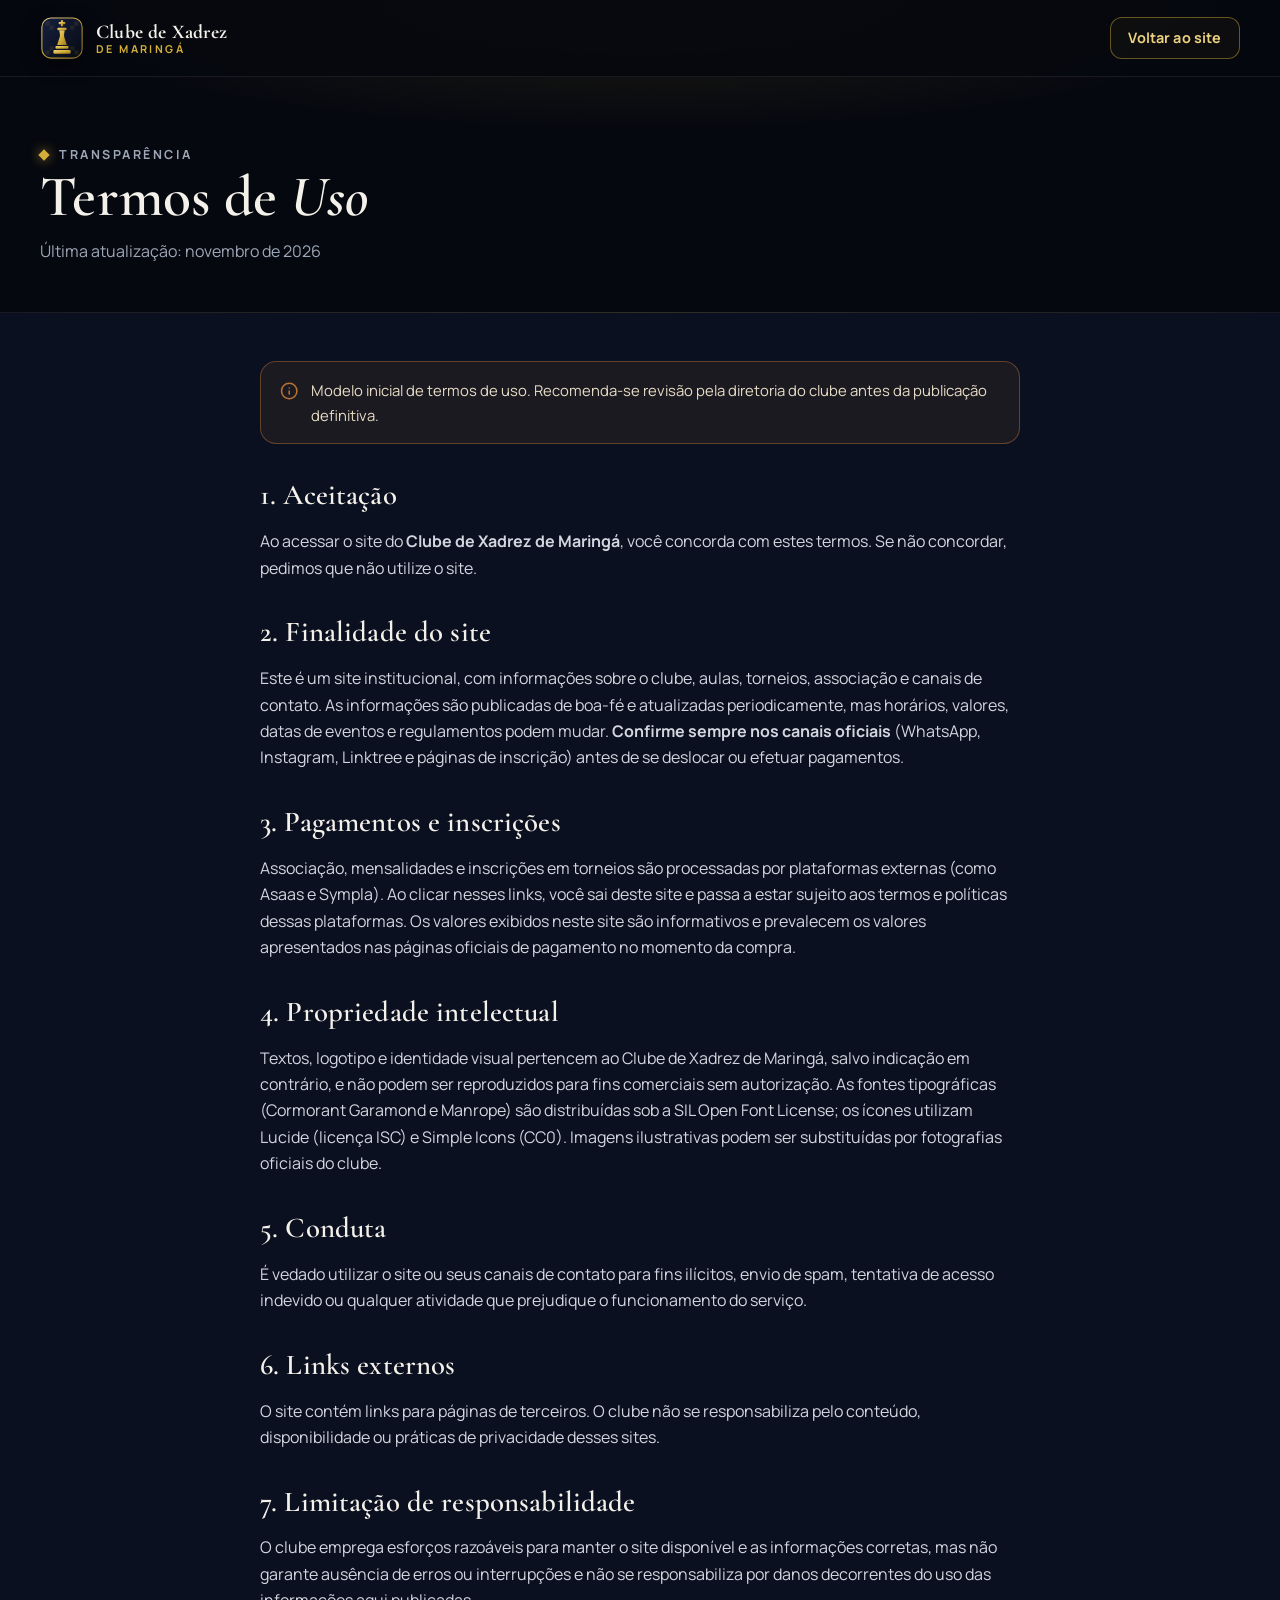
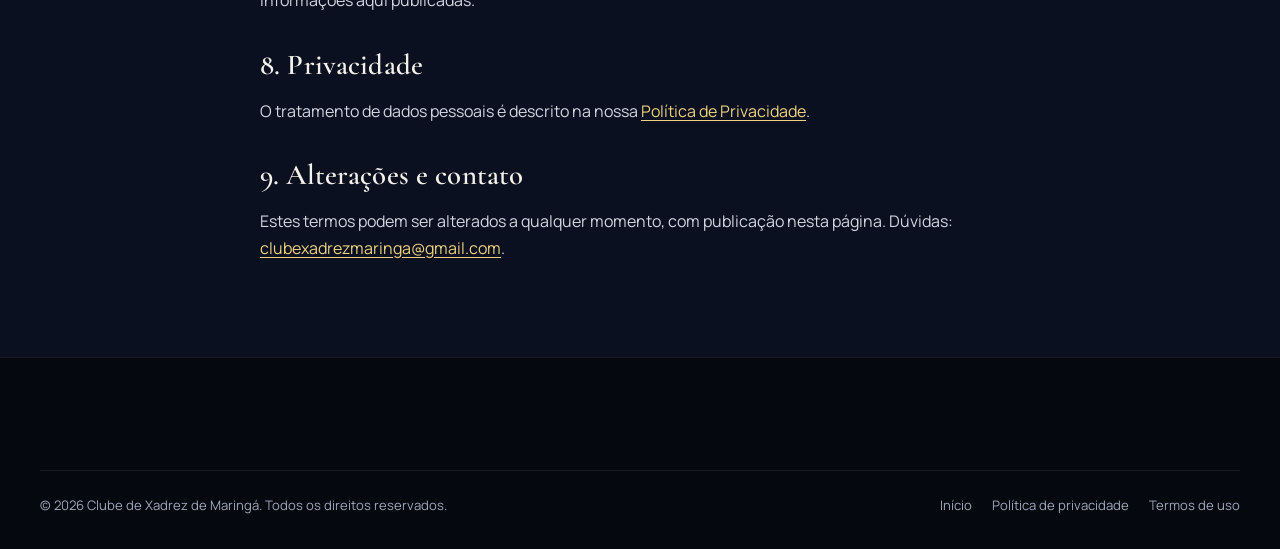
<file: termos.html>
<!DOCTYPE html>
<html lang="pt-BR">
<head>
  <meta charset="utf-8">
  <meta name="viewport" content="width=device-width, initial-scale=1">
  <title>Termos de Uso – Clube de Xadrez de Maringá</title>
  <meta name="description" content="Termos de uso do site institucional do Clube de Xadrez de Maringá – PR.">
  <meta name="robots" content="index, follow">
  <link rel="canonical" href="https://axs-ai-mid.github.io/clube.de.xadrez.maringa/termos.html">
  <meta name="theme-color" content="#0b1020">
  <link rel="icon" href="assets/img/brand/logo.svg" type="image/svg+xml">
  <link rel="icon" href="assets/img/brand/favicon-32.png" sizes="32x32" type="image/png">
  <link rel="apple-touch-icon" href="assets/img/brand/apple-touch-icon.png">
  <link rel="stylesheet" href="assets/css/style.css">
</head>
<body>
  <a class="skip-link" href="#main">Pular para o conteúdo</a>

  <header class="site-header is-solid">
    <nav class="nav container" aria-label="Navegação">
      <a class="brand" href="index.html" aria-label="Clube de Xadrez de Maringá – início">
        <img class="brand-mark" src="assets/img/brand/logo.svg" alt="" width="44" height="44">
        <span class="brand-text">
          <span class="brand-name">Clube de Xadrez</span>
          <span class="brand-sub">de Maringá</span>
        </span>
      </a>
      <a class="btn btn-outline btn-sm" href="index.html">Voltar ao site</a>
    </nav>
  </header>

  <main id="main">
    <section class="page-hero">
      <div class="container">
        <p class="eyebrow">Transparência</p>
        <h1>Termos de <em>Uso</em></h1>
        <p>Última atualização: novembro de 2026</p>
      </div>
    </section>

    <article class="container prose">
      <p class="notice"><span data-icon="info"></span><span>Modelo inicial de termos de uso. Recomenda-se revisão pela diretoria do clube antes da publicação definitiva.</span></p>

      <h2>1. Aceitação</h2>
      <p>Ao acessar o site do <strong>Clube de Xadrez de Maringá</strong>, você concorda com estes termos. Se não concordar, pedimos que não utilize o site.</p>

      <h2>2. Finalidade do site</h2>
      <p>Este é um site institucional, com informações sobre o clube, aulas, torneios, associação e canais de contato. As informações são publicadas de boa-fé e atualizadas periodicamente, mas horários, valores, datas de eventos e regulamentos podem mudar. <strong>Confirme sempre nos canais oficiais</strong> (WhatsApp, Instagram, Linktree e páginas de inscrição) antes de se deslocar ou efetuar pagamentos.</p>

      <h2>3. Pagamentos e inscrições</h2>
      <p>Associação, mensalidades e inscrições em torneios são processadas por plataformas externas (como Asaas e Sympla). Ao clicar nesses links, você sai deste site e passa a estar sujeito aos termos e políticas dessas plataformas. Os valores exibidos neste site são informativos e prevalecem os valores apresentados nas páginas oficiais de pagamento no momento da compra.</p>

      <h2>4. Propriedade intelectual</h2>
      <p>Textos, logotipo e identidade visual pertencem ao Clube de Xadrez de Maringá, salvo indicação em contrário, e não podem ser reproduzidos para fins comerciais sem autorização. As fontes tipográficas (Cormorant Garamond e Manrope) são distribuídas sob a SIL Open Font License; os ícones utilizam Lucide (licença ISC) e Simple Icons (CC0). Imagens ilustrativas podem ser substituídas por fotografias oficiais do clube.</p>

      <h2>5. Conduta</h2>
      <p>É vedado utilizar o site ou seus canais de contato para fins ilícitos, envio de spam, tentativa de acesso indevido ou qualquer atividade que prejudique o funcionamento do serviço.</p>

      <h2>6. Links externos</h2>
      <p>O site contém links para páginas de terceiros. O clube não se responsabiliza pelo conteúdo, disponibilidade ou práticas de privacidade desses sites.</p>

      <h2>7. Limitação de responsabilidade</h2>
      <p>O clube emprega esforços razoáveis para manter o site disponível e as informações corretas, mas não garante ausência de erros ou interrupções e não se responsabiliza por danos decorrentes do uso das informações aqui publicadas.</p>

      <h2>8. Privacidade</h2>
      <p>O tratamento de dados pessoais é descrito na nossa <a href="privacidade.html">Política de Privacidade</a>.</p>

      <h2>9. Alterações e contato</h2>
      <p>Estes termos podem ser alterados a qualquer momento, com publicação nesta página. Dúvidas: <a href="mailto:clubexadrezmaringa@gmail.com">clubexadrezmaringa@gmail.com</a>.</p>
    </article>
  </main>

  <footer class="site-footer">
    <div class="container footer-bottom">
      <p>© <span id="year">2026</span> Clube de Xadrez de Maringá. Todos os direitos reservados.</p>
      <ul class="footer-legal">
        <li><a href="index.html">Início</a></li>
        <li><a href="privacidade.html">Política de privacidade</a></li>
        <li><a href="termos.html">Termos de uso</a></li>
      </ul>
    </div>
  </footer>

  <script src="assets/js/icons.js" defer></script>
  <script src="assets/js/page.js" defer></script>
</body>
</html>
</file>
<file: assets/css/style.css>
/* =====================================================================
   CLUBE DE XADREZ DE MARINGÁ — FOLHA DE ESTILOS
   Organização:
   01 Fontes  02 Tokens  03 Base  04 Utilitários/Botões  05 Header/Nav
   06 Hero  07 Destaques  08 Sobre  09 Aulas (cards)  10 Benefícios
   11 Eventos  12 Planos  13 Galeria/Lightbox  14 Depoimentos
   15 Localização  16 Contato/Formulário  17 Rodapé  18 WhatsApp FAB
   19 Animações de entrada  20 Páginas internas  21 Acessibilidade/Motion
   ===================================================================== */

/* ---------- 01 FONTES (auto-hospedadas, SIL OFL) ---------- */
@font-face {
  font-family: "Cormorant Garamond";
  font-style: normal;
  font-weight: 600;
  font-display: swap;
  src: url("../fonts/cormorant-garamond-latin-600-normal.woff2") format("woff2");
}
@font-face {
  font-family: "Cormorant Garamond";
  font-style: normal;
  font-weight: 700;
  font-display: swap;
  src: url("../fonts/cormorant-garamond-latin-700-normal.woff2") format("woff2");
}
@font-face {
  font-family: "Cormorant Garamond";
  font-style: italic;
  font-weight: 600;
  font-display: swap;
  src: url("../fonts/cormorant-garamond-latin-600-italic.woff2") format("woff2");
}
@font-face {
  font-family: "Manrope";
  font-style: normal;
  font-weight: 200 800;
  font-display: swap;
  src: url("../fonts/manrope-latin-wght-normal.woff2") format("woff2");
}

/* ---------- 02 TOKENS ---------- */
:root {
  --bg-0: #06080f;
  --bg-1: #0b1020;
  --bg-2: #0f1730;
  --bg-3: #152040;
  --graphite: #171a21;

  --gold: #d4af37;
  --gold-light: #ecd27f;
  --gold-deep: #a9852a;
  --copper: #b87333;
  --beige: #e7dcc5;
  --whatsapp: #25d366;

  --text: #f4f1ea;
  --text-2: #d2d6df;
  --muted: #9ea7b8;

  --line: rgba(236, 210, 127, 0.16);
  --line-soft: rgba(255, 255, 255, 0.08);
  --glass: rgba(16, 22, 42, 0.62);
  --glass-strong: rgba(18, 26, 48, 0.86);

  --radius-sm: 10px;
  --radius: 16px;
  --radius-lg: 24px;

  --shadow: 0 24px 60px rgba(0, 0, 0, 0.45);
  --shadow-soft: 0 10px 30px rgba(0, 0, 0, 0.35);
  --glow: 0 0 0 1px rgba(212, 175, 55, 0.25), 0 18px 50px rgba(212, 175, 55, 0.12);

  --font-display: "Cormorant Garamond", Georgia, "Times New Roman", serif;
  --font-body: "Manrope", system-ui, -apple-system, "Segoe UI", Roboto, Helvetica, Arial, sans-serif;

  --ease: cubic-bezier(0.2, 0.7, 0.2, 1);
  --dur: 0.6s;

  --header-h: 76px;
  --container: 1200px;
}

/* ---------- 03 BASE ---------- */
*,
*::before,
*::after { box-sizing: border-box; }

html {
  scroll-behavior: smooth;
  scroll-padding-top: calc(var(--header-h) + 12px);
  -webkit-text-size-adjust: 100%;
}

body {
  margin: 0;
  font-family: var(--font-body);
  font-size: 1rem;
  line-height: 1.65;
  color: var(--text);
  background: var(--bg-1);
  -webkit-font-smoothing: antialiased;
  -moz-osx-font-smoothing: grayscale;
  overflow-x: hidden;
}

img, picture, svg, video { display: block; max-width: 100%; }
img { height: auto; }

h1, h2, h3, h4 {
  font-family: var(--font-display);
  font-weight: 600;
  line-height: 1.1;
  margin: 0 0 0.6em;
  color: var(--text);
  letter-spacing: 0.005em;
}
p { margin: 0 0 1em; }
ul, ol { margin: 0; padding: 0; list-style: none; }
a { color: var(--gold-light); text-decoration: none; transition: color 0.25s var(--ease); }
a:hover { color: #fff; }
strong { font-weight: 700; }
button { font: inherit; color: inherit; }
address { font-style: normal; }
small, .small { font-size: 0.875rem; }
.muted { color: var(--muted); }

:focus-visible {
  outline: 2px solid var(--gold);
  outline-offset: 3px;
  border-radius: 4px;
}

::selection { background: rgba(212, 175, 55, 0.35); color: #fff; }

/* ---------- 04 UTILITÁRIOS E BOTÕES ---------- */
.container {
  width: min(100% - 2.5rem, var(--container));
  margin-inline: auto;
}

.sr-only {
  position: absolute !important;
  width: 1px; height: 1px;
  padding: 0; margin: -1px;
  overflow: hidden; clip: rect(0, 0, 0, 0);
  white-space: nowrap; border: 0;
}

.skip-link {
  position: absolute;
  left: 1rem; top: -100px;
  z-index: 1000;
  padding: 0.75rem 1rem;
  background: var(--gold);
  color: #140f02;
  border-radius: var(--radius-sm);
  font-weight: 700;
}
.skip-link:focus { top: 1rem; }

.section {
  position: relative;
  padding: clamp(4.5rem, 9vw, 7.5rem) 0;
  isolation: isolate;
  overflow: hidden; /* evita rolagem horizontal causada pelos brilhos decorativos */
}
.section:nth-of-type(even) { background: var(--bg-0); }

/* Textura sutil de tabuleiro (usada com parcimônia) */
.section::before {
  content: "";
  position: absolute;
  inset: 0;
  z-index: -1;
  pointer-events: none;
  background-image:
    linear-gradient(45deg, rgba(255,255,255,0.014) 25%, transparent 25%, transparent 75%, rgba(255,255,255,0.014) 75%),
    linear-gradient(45deg, rgba(255,255,255,0.014) 25%, transparent 25%, transparent 75%, rgba(255,255,255,0.014) 75%);
  background-size: 64px 64px;
  background-position: 0 0, 32px 32px;
  -webkit-mask-image: radial-gradient(ellipse 60% 55% at 50% 35%, #000 10%, transparent 75%);
          mask-image: radial-gradient(ellipse 60% 55% at 50% 35%, #000 10%, transparent 75%);
  opacity: 0.9;
}
.section::after {
  content: "";
  position: absolute;
  z-index: -1;
  width: 60vw; height: 60vw;
  max-width: 820px; max-height: 820px;
  right: -20vw; top: -20vw;
  background: radial-gradient(circle, rgba(212, 175, 55, 0.09), transparent 62%);
  pointer-events: none;
}
.section:nth-of-type(even)::after { right: auto; left: -22vw; top: auto; bottom: -24vw; }

.eyebrow {
  display: inline-flex;
  align-items: center;
  gap: 0.7rem;
  margin: 0 0 1rem;
  font-size: 0.78rem;
  font-weight: 700;
  letter-spacing: 0.2em;
  text-transform: uppercase;
  color: var(--gold);
}
.eyebrow::before {
  content: "";
  width: 8px; height: 8px;
  background: var(--gold);
  transform: rotate(45deg);
  box-shadow: 0 0 12px rgba(212, 175, 55, 0.7);
}

.section-title {
  font-size: clamp(2.1rem, 3.4vw + 0.8rem, 3.5rem);
  font-weight: 600;
  line-height: 1.06;
  margin-bottom: 1rem;
}
.section-title em,
.hero-title em {
  font-style: italic;
  font-weight: 600;
  background: linear-gradient(92deg, #f4df94 0%, var(--gold) 55%, #c0973a 100%);
  -webkit-background-clip: text;
          background-clip: text;
  color: transparent;
  padding-right: 0.08em; /* evita corte do itálico */
}

.lead {
  font-size: clamp(1.02rem, 0.4vw + 0.9rem, 1.18rem);
  line-height: 1.75;
  color: var(--text-2);
  max-width: 62ch;
}

.section-head {
  max-width: 48rem;
  margin: 0 auto 3rem;
  text-align: center;
}
.section-head .eyebrow { justify-content: center; }
.section-head .lead { margin-inline: auto; }

.section-cta {
  display: flex;
  flex-direction: column;
  align-items: center;
  gap: 0.9rem;
  margin-top: 3rem;
  text-align: center;
}
.cta-note { color: var(--muted); font-size: 0.95rem; margin: 0; }

/* Botões */
.btn {
  --btn-bg: transparent;
  position: relative;
  display: inline-flex;
  align-items: center;
  justify-content: center;
  gap: 0.6rem;
  min-height: 48px;
  padding: 0.8rem 1.5rem;
  border-radius: 12px;
  border: 1px solid transparent;
  font-weight: 700;
  font-size: 0.98rem;
  letter-spacing: 0.01em;
  line-height: 1.2;
  cursor: pointer;
  text-align: center;
  text-decoration: none;
  white-space: nowrap;
  transition: transform 0.3s var(--ease), box-shadow 0.3s var(--ease), background-color 0.3s var(--ease), color 0.3s var(--ease), border-color 0.3s var(--ease);
  overflow: hidden;
}
.btn:active { transform: translateY(1px) scale(0.99); }
.btn-icon { display: inline-flex; width: 1.15em; height: 1.15em; }
.btn-icon svg { width: 100%; height: 100%; }
.btn > svg, .btn > span[data-icon] svg { width: 1.15em; height: 1.15em; flex: none; }

.btn-primary {
  color: #171203;
  background: linear-gradient(135deg, #f1d57f 0%, var(--gold) 50%, #c89a2c 100%);
  box-shadow: 0 10px 30px rgba(212, 175, 55, 0.25), inset 0 1px 0 rgba(255, 255, 255, 0.35);
}
.btn-primary:hover {
  color: #171203;
  transform: translateY(-2px);
  box-shadow: 0 16px 40px rgba(212, 175, 55, 0.35), inset 0 1px 0 rgba(255, 255, 255, 0.45);
}

.btn-ghost {
  color: #fff;
  border-color: rgba(255, 255, 255, 0.35);
  background: rgba(255, 255, 255, 0.04);
  backdrop-filter: blur(8px);
  -webkit-backdrop-filter: blur(8px);
}
.btn-ghost:hover { background: rgba(255, 255, 255, 0.1); border-color: rgba(255, 255, 255, 0.6); transform: translateY(-2px); }

.btn-outline {
  color: var(--gold-light);
  border-color: rgba(212, 175, 55, 0.45);
  background: rgba(212, 175, 55, 0.04);
}
.btn-outline:hover { background: rgba(212, 175, 55, 0.12); border-color: var(--gold); color: #fff; transform: translateY(-2px); }

.btn-link {
  padding-inline: 0.25rem;
  color: var(--gold-light);
  min-height: 44px;
}
.btn-link svg { width: 1.1em; height: 1.1em; transition: transform 0.3s var(--ease); }
.btn-link:hover svg { transform: translateX(4px); }

.btn-sm { min-height: 42px; padding: 0.6rem 1.1rem; font-size: 0.9rem; }
.btn-lg { min-height: 54px; padding: 0.95rem 1.8rem; font-size: 1.05rem; }
.btn-block { width: 100%; }

/* Brilho sutil no botão principal */
.btn-shine::after {
  content: "";
  position: absolute;
  top: -40%; bottom: -40%;
  left: -30%;
  width: 28%;
  background: linear-gradient(100deg, transparent 0%, rgba(255, 255, 255, 0.55) 50%, transparent 100%);
  transform: skewX(-20deg) translateX(-120%);
  animation: shine 5.5s var(--ease) 2s infinite;
  pointer-events: none;
}
@keyframes shine {
  0%   { transform: skewX(-20deg) translateX(-160%); }
  18%  { transform: skewX(-20deg) translateX(520%); }
  100% { transform: skewX(-20deg) translateX(520%); }
}

/* Chip / tags */
.tag-list { display: flex; flex-wrap: wrap; gap: 0.5rem; margin: 1.4rem 0 0; }
.tag {
  display: inline-flex;
  align-items: center;
  gap: 0.4rem;
  padding: 0.4rem 0.8rem;
  border-radius: 999px;
  border: 1px solid var(--line);
  background: rgba(212, 175, 55, 0.06);
  color: var(--beige);
  font-size: 0.82rem;
  font-weight: 600;
}
.tag::before { content: ""; width: 6px; height: 6px; border-radius: 50%; background: var(--gold); }

/* Cartão de vidro base */
.glass {
  background: var(--glass);
  border: 1px solid var(--line-soft);
  border-radius: var(--radius);
  backdrop-filter: blur(14px);
  -webkit-backdrop-filter: blur(14px);
  box-shadow: var(--shadow-soft);
}

/* Ícone em moldura dourada */
.icon-box {
  display: inline-flex;
  align-items: center;
  justify-content: center;
  width: 52px; height: 52px;
  border-radius: 14px;
  color: var(--gold-light);
  background: linear-gradient(145deg, rgba(212, 175, 55, 0.18), rgba(212, 175, 55, 0.05));
  border: 1px solid rgba(212, 175, 55, 0.3);
  box-shadow: inset 0 1px 0 rgba(255, 255, 255, 0.08);
  flex-shrink: 0;
}
.icon-box svg { width: 24px; height: 24px; }

/* ---------- 05 HEADER / NAV ---------- */
.site-header {
  position: fixed;
  inset: 0 0 auto 0;
  z-index: 100;
  transition: background-color 0.4s var(--ease), box-shadow 0.4s var(--ease), border-color 0.4s var(--ease);
  border-bottom: 1px solid transparent;
}
.site-header.is-scrolled {
  background: rgba(6, 8, 15, 0.78);
  backdrop-filter: blur(16px) saturate(140%);
  -webkit-backdrop-filter: blur(16px) saturate(140%);
  border-bottom-color: var(--line-soft);
  box-shadow: 0 10px 30px rgba(0, 0, 0, 0.35);
}
.site-header.is-scrolled .nav { --header-h: 64px; }

.nav {
  display: flex;
  align-items: center;
  justify-content: space-between;
  gap: 1rem;
  height: var(--header-h);
  transition: height 0.4s var(--ease);
}

.brand {
  display: inline-flex;
  align-items: center;
  gap: 0.75rem;
  color: var(--text);
  min-width: 0;
}
.brand:hover { color: var(--text); }
.brand-mark {
  width: 44px; height: 44px;
  border-radius: 12px;
  box-shadow: 0 6px 18px rgba(0, 0, 0, 0.4);
  flex-shrink: 0;
}
.brand-text { display: flex; flex-direction: column; line-height: 1.05; }
.brand-name {
  font-family: var(--font-display);
  font-size: 1.22rem;
  font-weight: 700;
  letter-spacing: 0.01em;
  white-space: nowrap;
}
.brand-sub {
  font-size: 0.68rem;
  font-weight: 700;
  letter-spacing: 0.22em;
  text-transform: uppercase;
  color: var(--gold);
}

.nav-links { display: none; align-items: center; gap: 0.25rem; }
.nav-links a {
  position: relative;
  display: inline-block;
  padding: 0.6rem 0.8rem;
  color: var(--text-2);
  font-size: 0.92rem;
  font-weight: 600;
  letter-spacing: 0.01em;
}
.nav-links a::after {
  content: "";
  position: absolute;
  left: 0.8rem; right: 0.8rem; bottom: 0.3rem;
  height: 1px;
  background: var(--gold);
  transform: scaleX(0);
  transform-origin: left;
  transition: transform 0.35s var(--ease);
}
.nav-links a:hover, .nav-links a.is-active { color: #fff; }
.nav-links a:hover::after, .nav-links a.is-active::after { transform: scaleX(1); }

.nav-actions { display: flex; align-items: center; gap: 0.6rem; }
.nav-cta { display: none; }

.nav-toggle {
  position: relative;
  width: 48px; height: 48px;
  display: inline-flex;
  flex-direction: column;
  align-items: center;
  justify-content: center;
  gap: 5px;
  background: rgba(255, 255, 255, 0.04);
  border: 1px solid var(--line-soft);
  border-radius: 12px;
  cursor: pointer;
  transition: background-color 0.3s var(--ease), border-color 0.3s var(--ease);
}
.nav-toggle:hover { background: rgba(255, 255, 255, 0.08); border-color: var(--line); }
.nav-toggle-bar {
  display: block;
  width: 20px; height: 2px;
  border-radius: 2px;
  background: var(--text);
  transition: transform 0.35s var(--ease), opacity 0.25s var(--ease);
}
.nav-toggle[aria-expanded="true"] .nav-toggle-bar:nth-child(1) { transform: translateY(7px) rotate(45deg); }
.nav-toggle[aria-expanded="true"] .nav-toggle-bar:nth-child(2) { opacity: 0; transform: scaleX(0.2); }
.nav-toggle[aria-expanded="true"] .nav-toggle-bar:nth-child(3) { transform: translateY(-7px) rotate(-45deg); }

/* Menu mobile */
.mobile-menu {
  position: fixed;
  top: 0; left: 0; right: 0;
  height: 100dvh;
  z-index: -1;
  padding: calc(var(--header-h) + 1.5rem) 1.5rem 2rem;
  background: rgba(6, 8, 15, 0.96);
  backdrop-filter: blur(18px);
  -webkit-backdrop-filter: blur(18px);
  display: flex;
  flex-direction: column;
  gap: 1.5rem;
  opacity: 0;
  visibility: hidden;
  transform: translateY(-12px);
  transition: opacity 0.4s var(--ease), transform 0.4s var(--ease), visibility 0s linear 0.4s;
  overflow-y: auto;
}
.mobile-menu[hidden] { display: none; }
.mobile-menu.is-open {
  opacity: 1;
  visibility: visible;
  transform: none;
  transition: opacity 0.4s var(--ease), transform 0.4s var(--ease), visibility 0s;
}
.mobile-links { display: grid; gap: 0.25rem; }
.mobile-links a {
  display: block;
  padding: 0.85rem 0.5rem;
  font-family: var(--font-display);
  font-size: 1.9rem;
  font-weight: 600;
  color: var(--text);
  border-bottom: 1px solid var(--line-soft);
  opacity: 0;
  transform: translateY(14px);
  transition: opacity 0.45s var(--ease), transform 0.45s var(--ease), color 0.25s var(--ease);
  transition-delay: calc(var(--i, 0) * 50ms + 80ms);
}
.mobile-menu.is-open .mobile-links a { opacity: 1; transform: none; }
.mobile-links a:hover { color: var(--gold-light); }
.mobile-cta { width: 100%; }
.mobile-social { display: flex; gap: 0.75rem; justify-content: center; }
.mobile-social a, .social-row a {
  display: inline-flex;
  align-items: center;
  justify-content: center;
  width: 46px; height: 46px;
  border-radius: 50%;
  border: 1px solid var(--line-soft);
  background: rgba(255, 255, 255, 0.04);
  color: var(--text-2);
  transition: all 0.3s var(--ease);
}
.mobile-social a svg, .social-row a svg { width: 20px; height: 20px; }
.mobile-social a:hover, .social-row a:hover { color: #171203; background: var(--gold); border-color: var(--gold); transform: translateY(-3px); }

body.menu-open { overflow: hidden; }
body.menu-open .site-header { background: rgba(6, 8, 15, 0.9); }

/* ---------- 06 HERO ---------- */
.hero {
  position: relative;
  min-height: 100vh;
  min-height: 100svh;
  display: grid;
  align-items: center;
  padding: calc(var(--header-h) + 4rem) 0 7rem;
  overflow: hidden;
  isolation: isolate;
  background: var(--bg-0);
}
.hero-media { position: absolute; inset: 0; z-index: -1; }
.hero-media picture, .hero-img { width: 100%; height: 100%; }
.hero-img {
  object-fit: cover;
  object-position: 68% 50%;
  transform: scale(1.12);
  animation: kenburns 22s var(--ease) both;
  will-change: transform;
}
@keyframes kenburns {
  from { transform: scale(1.14) translate3d(0, 0, 0); }
  to   { transform: scale(1.02) translate3d(0, 0, 0); }
}
.hero-overlay {
  position: absolute;
  inset: 0;
  background:
    linear-gradient(90deg, rgba(6, 8, 15, 0.9) 0%, rgba(6, 8, 15, 0.7) 42%, rgba(6, 8, 15, 0.25) 100%),
    linear-gradient(180deg, rgba(6, 8, 15, 0.35) 0%, rgba(6, 8, 15, 0.1) 45%, rgba(11, 16, 32, 0.98) 100%);
}
.hero-overlay::after {
  /* ruído sutil para textura cinematográfica */
  content: "";
  position: absolute;
  inset: 0;
  opacity: 0.07;
  background-image: url("data:image/svg+xml;utf8,<svg xmlns='http://www.w3.org/2000/svg' width='160' height='160'><filter id='n'><feTurbulence type='fractalNoise' baseFrequency='0.9' numOctaves='2' stitchTiles='stitch'/><feColorMatrix values='0 0 0 0 1 0 0 0 0 1 0 0 0 0 1 0 0 0 0.9 0'/></filter><rect width='100%' height='100%' filter='url(%23n)'/></svg>");
  mix-blend-mode: overlay;
  pointer-events: none;
}

/* Peças flutuantes */
.hero-pieces { position: absolute; inset: 0; overflow: hidden; pointer-events: none; }
.hero-piece {
  position: absolute;
  color: var(--gold-light);
  opacity: 0.1;
  filter: drop-shadow(0 0 18px rgba(212, 175, 55, 0.35));
  animation: float var(--d, 20s) ease-in-out var(--delay, 0s) infinite alternate;
}
.hero-piece svg { width: var(--s, 80px); height: var(--s, 80px); }
@keyframes float {
  from { transform: translate3d(0, 0, 0) rotate(-3deg); }
  to   { transform: translate3d(0, -28px, 0) rotate(4deg); }
}

.hero-content { position: relative; max-width: 820px; }
.hero-eyebrow { animation: rise 0.9s var(--ease) 0.15s both; }
.hero-title {
  font-size: clamp(2.7rem, 5.4vw + 1rem, 4.9rem);
  font-weight: 600;
  line-height: 1.02;
  margin: 0 0 1.2rem;
  text-wrap: balance;
  animation: rise 1s var(--ease) 0.3s both;
}
.hero-sub {
  font-size: clamp(1.08rem, 0.6vw + 0.95rem, 1.35rem);
  color: var(--text-2);
  max-width: 34rem;
  margin-bottom: 2.1rem;
  animation: rise 1s var(--ease) 0.5s both;
}
.hero-actions {
  display: flex;
  flex-wrap: wrap;
  gap: 0.85rem;
  animation: rise 1s var(--ease) 0.7s both;
}
.hero-badges {
  display: flex;
  flex-wrap: wrap;
  gap: 0.6rem 1.6rem;
  margin-top: 2.4rem;
  color: var(--text-2);
  font-size: 0.92rem;
  animation: rise 1s var(--ease) 0.9s both;
}
.hero-badges li { display: inline-flex; align-items: center; gap: 0.5rem; }
.hero-badges strong { color: var(--gold-light); }
.badge-icon { display: inline-flex; color: var(--gold); }
.badge-icon svg { width: 18px; height: 18px; }

@keyframes rise {
  from { opacity: 0; transform: translate3d(0, 28px, 0); }
  to   { opacity: 1; transform: none; }
}

.scroll-cue {
  position: absolute;
  left: 50%;
  bottom: 6.75rem;
  transform: translateX(-50%);
  width: 26px; height: 42px;
  border: 1.5px solid rgba(255, 255, 255, 0.4);
  border-radius: 14px;
  display: none;
  animation: rise 1s var(--ease) 1.3s both;
}
.scroll-cue span {
  position: absolute;
  left: 50%; top: 8px;
  width: 3px; height: 8px;
  margin-left: -1.5px;
  border-radius: 3px;
  background: var(--gold);
  animation: cue 2s ease-in-out infinite;
}
@keyframes cue {
  0%   { transform: translateY(0); opacity: 1; }
  70%  { transform: translateY(14px); opacity: 0; }
  100% { transform: translateY(0); opacity: 0; }
}

/* ---------- 07 DESTAQUES (faixa rápida) ---------- */
.highlights {
  position: relative;
  z-index: 2;
  margin-top: -4.5rem;
  padding-bottom: 1rem;
}
.highlight-grid {
  display: grid;
  gap: 1rem;
  grid-template-columns: 1fr;
}
.highlight {
  display: flex;
  gap: 1rem;
  align-items: flex-start;
  padding: 1.35rem 1.4rem;
  background: var(--glass-strong);
  border: 1px solid var(--line-soft);
  border-radius: var(--radius);
  backdrop-filter: blur(16px);
  -webkit-backdrop-filter: blur(16px);
  box-shadow: var(--shadow-soft);
  transition: transform 0.4s var(--ease), border-color 0.4s var(--ease), box-shadow 0.4s var(--ease);
}
.highlight:hover { transform: translateY(-4px); border-color: rgba(212, 175, 55, 0.4); box-shadow: var(--glow), var(--shadow-soft); }
.highlight h3 { font-family: var(--font-body); font-size: 1.02rem; font-weight: 700; margin: 0.15rem 0 0.25rem; }
.highlight p { margin: 0; color: var(--muted); font-size: 0.92rem; line-height: 1.55; }

/* ---------- 08 SOBRE ---------- */
.about-grid {
  display: grid;
  gap: 3rem;
  align-items: center;
}
.about-media { position: relative; }
.about-media picture, .about-media img {
  border-radius: var(--radius-lg);
  width: 100%;
  aspect-ratio: 4 / 3;
  object-fit: cover;
  box-shadow: var(--shadow);
}
.about-frame {
  position: absolute;
  inset: 1.1rem -1.1rem -1.1rem 1.1rem;
  border: 1px solid rgba(212, 175, 55, 0.45);
  border-radius: var(--radius-lg);
  z-index: -1;
}
.about-stamp {
  position: absolute;
  left: -0.75rem;
  bottom: -1.25rem;
  padding: 0.9rem 1.2rem;
  background: var(--glass-strong);
  border: 1px solid var(--line);
  border-radius: var(--radius);
  backdrop-filter: blur(12px);
  -webkit-backdrop-filter: blur(12px);
  box-shadow: var(--shadow-soft);
  display: flex;
  flex-direction: column;
  line-height: 1;
}
.about-stamp-num { font-family: var(--font-display); font-size: 2.2rem; font-weight: 700; color: var(--gold-light); }
.about-stamp-label { font-size: 0.72rem; letter-spacing: 0.16em; text-transform: uppercase; color: var(--muted); margin-top: 0.3rem; }
.about-text p { color: var(--text-2); }
.about-actions { display: flex; flex-wrap: wrap; gap: 0.75rem 1.25rem; align-items: center; margin-top: 1.75rem; }

.checklist { display: grid; gap: 0.65rem; margin: 1.5rem 0 0; }
.checklist li { display: flex; gap: 0.75rem; align-items: flex-start; color: var(--text-2); }
.checklist li > span {
  display: inline-flex;
  align-items: center;
  justify-content: center;
  flex-shrink: 0;
  width: 24px; height: 24px;
  margin-top: 0.1rem;
  border-radius: 50%;
  color: var(--gold-light);
  background: rgba(212, 175, 55, 0.12);
  border: 1px solid rgba(212, 175, 55, 0.35);
}
.checklist li > span svg { width: 14px; height: 14px; }

/* ---------- 09 CARDS (AULAS / EVENTOS) ---------- */
.cards-grid {
  display: grid;
  gap: 1.25rem;
  grid-template-columns: 1fr;
}
.classes-grid {
  display: flex;
  flex-wrap: wrap;
  justify-content: center;
}
.classes-grid > li { flex: 1 1 300px; max-width: 372px; display: flex; }

.card {
  position: relative;
  display: flex;
  flex-direction: column;
  gap: 0.9rem;
  width: 100%;
  padding: 1.75rem;
  background: var(--glass);
  border: 1px solid var(--line-soft);
  border-radius: 18px;
  backdrop-filter: blur(14px);
  -webkit-backdrop-filter: blur(14px);
  box-shadow: var(--shadow-soft);
  overflow: hidden;
  transition: transform 0.45s var(--ease), border-color 0.45s var(--ease), box-shadow 0.45s var(--ease);
}
.card::before {
  content: "";
  position: absolute;
  inset: 0;
  background: radial-gradient(120% 80% at 50% -20%, rgba(212, 175, 55, 0.16), transparent 60%);
  opacity: 0;
  transition: opacity 0.45s var(--ease);
  pointer-events: none;
}
.card:hover { transform: translateY(-6px); border-color: rgba(212, 175, 55, 0.42); box-shadow: var(--glow), var(--shadow); }
.card:hover::before { opacity: 1; }
.card h3 { font-size: 1.55rem; margin: 0; }
.card p { margin: 0; color: var(--muted); font-size: 0.96rem; }
.card-watermark {
  position: absolute;
  right: -14px; bottom: -18px;
  width: 128px; height: 128px;
  color: var(--gold);
  opacity: 0.07;
  transform: rotate(-8deg);
  transition: opacity 0.5s var(--ease), transform 0.5s var(--ease);
  pointer-events: none;
}
.card-watermark svg { width: 100%; height: 100%; }
.card:hover .card-watermark { opacity: 0.14; transform: rotate(-2deg) scale(1.05); }
.card-foot { margin-top: auto; padding-top: 0.5rem; }

/* ---------- 10 BENEFÍCIOS (linha do tempo) ---------- */
.timeline {
  position: relative;
  max-width: 980px;
  margin: 0 auto;
  padding-left: 2.6rem;
  counter-reset: step;
}
.timeline::before {
  content: "";
  position: absolute;
  left: 0.95rem;
  top: 0; bottom: 0;
  width: 1px;
  background: linear-gradient(180deg, transparent, rgba(212, 175, 55, 0.6) 12%, rgba(212, 175, 55, 0.6) 88%, transparent);
}
.timeline li { position: relative; padding-bottom: 1.5rem; counter-increment: step; }
.timeline li:last-child { padding-bottom: 0; }
.tl-marker {
  position: absolute;
  left: -2.6rem;
  top: 1.25rem;
  width: 2rem; height: 2rem;
  border-radius: 50%;
  display: grid;
  place-items: center;
  background: var(--bg-1);
  border: 1px solid rgba(212, 175, 55, 0.6);
  color: var(--gold-light);
  font-family: var(--font-display);
  font-weight: 700;
  font-size: 0.95rem;
  box-shadow: 0 0 0 6px rgba(212, 175, 55, 0.08), 0 0 24px rgba(212, 175, 55, 0.25);
}
.tl-card {
  display: flex;
  gap: 1rem;
  align-items: flex-start;
  padding: 1.25rem 1.35rem;
  background: var(--glass);
  border: 1px solid var(--line-soft);
  border-radius: var(--radius);
  backdrop-filter: blur(12px);
  -webkit-backdrop-filter: blur(12px);
  transition: transform 0.4s var(--ease), border-color 0.4s var(--ease), box-shadow 0.4s var(--ease);
}
.tl-card:hover { transform: translateX(6px); border-color: rgba(212, 175, 55, 0.4); box-shadow: var(--glow); }
.tl-card .icon-box { width: 46px; height: 46px; border-radius: 12px; }
.tl-card .icon-box svg { width: 22px; height: 22px; }
.tl-card h3 { font-family: var(--font-body); font-size: 1.05rem; font-weight: 700; margin: 0.15rem 0 0.2rem; }
.tl-card p { margin: 0; color: var(--muted); font-size: 0.93rem; }

/* ---------- 11 EVENTOS ---------- */
.filters {
  display: flex;
  flex-wrap: wrap;
  justify-content: center;
  gap: 0.5rem;
  margin-bottom: 2rem;
}
.filter-btn {
  min-height: 42px;
  padding: 0.55rem 1.05rem;
  border-radius: 999px;
  border: 1px solid var(--line-soft);
  background: rgba(255, 255, 255, 0.03);
  color: var(--text-2);
  font-weight: 600;
  font-size: 0.9rem;
  cursor: pointer;
  transition: all 0.3s var(--ease);
}
.filter-btn:hover { border-color: var(--line); color: #fff; }
.filter-btn[aria-pressed="true"] {
  background: linear-gradient(135deg, #f1d57f, var(--gold));
  border-color: transparent;
  color: #171203;
  box-shadow: 0 8px 24px rgba(212, 175, 55, 0.25);
}

.events-grid { align-items: stretch; }
.events-grid > li { display: flex; }
.event-card { gap: 0.75rem; }
.event-card.is-past { opacity: 0.86; }
.event-card.is-past:hover { opacity: 1; }
.event-top { display: flex; flex-wrap: wrap; justify-content: space-between; align-items: center; gap: 0.5rem; }
.event-date {
  display: inline-flex;
  align-items: center;
  gap: 0.45rem;
  color: var(--gold-light);
  font-weight: 700;
  font-size: 0.9rem;
}
.event-date svg { width: 16px; height: 16px; }
.status {
  display: inline-flex;
  align-items: center;
  gap: 0.35rem;
  padding: 0.3rem 0.7rem;
  border-radius: 999px;
  font-size: 0.74rem;
  font-weight: 700;
  letter-spacing: 0.08em;
  text-transform: uppercase;
  border: 1px solid transparent;
}
.status::before { content: ""; width: 6px; height: 6px; border-radius: 50%; background: currentColor; }
.status-inscricoes { color: #8ef0b0; background: rgba(37, 211, 102, 0.1); border-color: rgba(37, 211, 102, 0.3); }
.status-proximo { color: var(--gold-light); background: rgba(212, 175, 55, 0.1); border-color: rgba(212, 175, 55, 0.35); }
.status-embreve { color: var(--beige); background: rgba(231, 220, 197, 0.08); border-color: rgba(231, 220, 197, 0.25); }
.status-realizado { color: var(--muted); background: rgba(255, 255, 255, 0.04); border-color: var(--line-soft); }
.event-card h3 { font-size: 1.4rem; line-height: 1.15; }
.event-meta { display: grid; gap: 0.35rem; }
.event-meta li { display: flex; gap: 0.5rem; align-items: flex-start; color: var(--text-2); font-size: 0.9rem; }
.event-meta svg { width: 16px; height: 16px; flex-shrink: 0; margin-top: 0.2rem; color: var(--gold); }
.events-empty {
  grid-column: 1 / -1;
  padding: 2.5rem 1.5rem;
  text-align: center;
  color: var(--muted);
  border: 1px dashed var(--line);
  border-radius: var(--radius);
}
.events-note {
  display: flex;
  gap: 0.6rem;
  align-items: flex-start;
  justify-content: center;
  margin: 2rem auto 0;
  max-width: 60ch;
  text-align: center;
  color: var(--muted);
  font-size: 0.93rem;
}
.events-note > span[data-icon] { display: inline-flex; flex-shrink: 0; margin-top: 0.2rem; }
.events-note svg { width: 18px; height: 18px; color: var(--gold); }
.events-note > span:not([data-icon]) { flex: 1 1 auto; min-width: 0; }

/* ---------- 12 PLANOS ---------- */
.plans-grid {
  display: grid;
  gap: 1.5rem;
  max-width: 980px;
  margin: 0 auto;
}
.plan {
  position: relative;
  display: flex;
  flex-direction: column;
  gap: 1.1rem;
  padding: 2rem 1.75rem;
  border-radius: var(--radius-lg);
  background: var(--glass);
  border: 1px solid var(--line-soft);
  backdrop-filter: blur(14px);
  -webkit-backdrop-filter: blur(14px);
  box-shadow: var(--shadow-soft);
  transition: transform 0.45s var(--ease), box-shadow 0.45s var(--ease), border-color 0.45s var(--ease);
}
.plan:hover { transform: translateY(-6px); box-shadow: var(--shadow); border-color: rgba(212, 175, 55, 0.35); }
.plan-featured {
  background:
    linear-gradient(var(--bg-2), var(--bg-2)) padding-box,
    linear-gradient(145deg, rgba(212, 175, 55, 0.9), rgba(212, 175, 55, 0.15) 60%, rgba(212, 175, 55, 0.5)) border-box;
  border: 1px solid transparent;
  box-shadow: var(--glow), var(--shadow);
}
.plan-badge {
  align-self: flex-start;
  padding: 0.35rem 0.8rem;
  border-radius: 999px;
  font-size: 0.74rem;
  font-weight: 700;
  letter-spacing: 0.12em;
  text-transform: uppercase;
  color: var(--gold-light);
  background: rgba(212, 175, 55, 0.1);
  border: 1px solid rgba(212, 175, 55, 0.35);
}
.plan-featured .plan-badge { color: #171203; background: linear-gradient(135deg, #f1d57f, var(--gold)); border-color: transparent; }
.plan h3 { font-size: 2rem; margin: 0; }
.plan-price { display: flex; flex-direction: column; gap: 0.2rem; }
.plan-price strong {
  font-family: var(--font-display);
  font-size: 2.6rem;
  font-weight: 700;
  color: var(--gold-light);
  line-height: 1;
}
.plan-price span { color: var(--muted); font-size: 0.88rem; }
.plan-desc { color: var(--text-2); margin: 0; }
.plan .checklist { margin-top: 0.25rem; }
.plan .checklist li { font-size: 0.95rem; }
.plan-foot { margin-top: auto; display: grid; gap: 0.6rem; padding-top: 0.5rem; }
.plan-external { display: inline-flex; align-items: center; justify-content: center; gap: 0.4rem; color: var(--muted); font-size: 0.8rem; }
.plan-external svg { width: 14px; height: 14px; }
.payment-notice {
  display: flex;
  gap: 0.6rem;
  align-items: flex-start;
  justify-content: center;
  max-width: 64ch;
  margin: 2rem auto 0;
  color: var(--muted);
  font-size: 0.9rem;
  text-align: center;
}
.payment-notice svg { width: 18px; height: 18px; flex-shrink: 0; margin-top: 0.15rem; color: var(--gold); }

/* ---------- 13 GALERIA + LIGHTBOX ---------- */
.gallery-grid {
  display: grid;
  grid-template-columns: repeat(2, 1fr);
  grid-auto-rows: 150px;
  grid-auto-flow: dense;
  gap: 0.75rem;
}
.gallery-item {
  position: relative;
  display: block;
  width: 100%; height: 100%;
  padding: 0;
  border: 0;
  border-radius: 14px;
  overflow: hidden;
  cursor: zoom-in;
  background: var(--bg-2);
  isolation: isolate;
  box-shadow: var(--shadow-soft);
}
.gallery-item.span-wide { grid-column: span 2; }
.gallery-item.span-tall { grid-row: span 2; }
.gallery-item picture { display: block; width: 100%; height: 100%; }
.gallery-item img {
  width: 100%; height: 100%;
  object-fit: cover;
  transition: transform 0.9s var(--ease), filter 0.6s var(--ease);
}
.gallery-item::after {
  content: "";
  position: absolute;
  inset: 0;
  background: linear-gradient(180deg, transparent 50%, rgba(6, 8, 15, 0.85) 100%);
  opacity: 0.6;
  transition: opacity 0.5s var(--ease);
}
.gallery-item:hover img, .gallery-item:focus-visible img { transform: scale(1.07); }
.gallery-item:hover::after { opacity: 1; }
.gallery-caption {
  position: absolute;
  left: 0.9rem; right: 0.9rem; bottom: 0.8rem;
  z-index: 1;
  display: flex;
  justify-content: space-between;
  align-items: flex-end;
  gap: 0.5rem;
  color: #fff;
  font-size: 0.85rem;
  font-weight: 600;
  text-align: left;
  transform: translateY(6px);
  opacity: 0;
  transition: transform 0.5s var(--ease), opacity 0.5s var(--ease);
}
.gallery-item:hover .gallery-caption, .gallery-item:focus-visible .gallery-caption { transform: none; opacity: 1; }
.gallery-caption svg { width: 18px; height: 18px; color: var(--gold-light); flex-shrink: 0; }
.gallery-note { margin: 1.25rem 0 0; text-align: center; color: var(--muted); font-size: 0.85rem; }

.lightbox {
  position: fixed;
  inset: 0;
  z-index: 200;
  display: grid;
  place-items: center;
  padding: 1rem;
  background: rgba(4, 6, 12, 0.92);
  backdrop-filter: blur(10px);
  -webkit-backdrop-filter: blur(10px);
  opacity: 0;
  transition: opacity 0.35s var(--ease);
}
.lightbox[hidden] { display: none; }
.lightbox.is-open { opacity: 1; }
.lightbox-figure { margin: 0; max-width: min(1100px, 92vw); text-align: center; }
.lightbox-img {
  max-width: 100%;
  max-height: 78vh;
  width: auto; height: auto;
  margin-inline: auto;
  border-radius: 12px;
  box-shadow: var(--shadow);
  transform: scale(0.96);
  transition: transform 0.4s var(--ease), opacity 0.3s var(--ease);
}
.lightbox.is-open .lightbox-img { transform: none; }
.lightbox-img.is-loading { opacity: 0.35; }
.lightbox-caption { margin-top: 0.9rem; color: var(--text-2); font-size: 0.95rem; }
.lightbox-close, .lightbox-nav {
  position: absolute;
  display: inline-flex;
  align-items: center;
  justify-content: center;
  width: 48px; height: 48px;
  border-radius: 50%;
  border: 1px solid rgba(255, 255, 255, 0.2);
  background: rgba(255, 255, 255, 0.06);
  color: #fff;
  cursor: pointer;
  transition: background-color 0.3s var(--ease), transform 0.3s var(--ease);
}
.lightbox-close:hover, .lightbox-nav:hover { background: rgba(212, 175, 55, 0.25); transform: scale(1.05); }
.lightbox-close svg, .lightbox-nav svg { width: 22px; height: 22px; }
.lightbox-close { top: 1rem; right: 1rem; }
.lightbox-prev { left: 0.75rem; top: 50%; transform: translateY(-50%); }
.lightbox-next { right: 0.75rem; top: 50%; transform: translateY(-50%); }
.lightbox-prev:hover { transform: translateY(-50%) scale(1.05); }
.lightbox-next:hover { transform: translateY(-50%) scale(1.05); }
body.lightbox-open { overflow: hidden; }

/* ---------- 14 DEPOIMENTOS ---------- */
.testimonial-grid { display: grid; gap: 1.25rem; grid-template-columns: 1fr; }
.testimonial {
  position: relative;
  display: flex;
  flex-direction: column;
  gap: 1rem;
  height: 100%;
  padding: 1.75rem;
  background: var(--glass);
  border: 1px solid var(--line-soft);
  border-radius: 18px;
  backdrop-filter: blur(12px);
  -webkit-backdrop-filter: blur(12px);
  transition: transform 0.4s var(--ease), border-color 0.4s var(--ease);
}
.testimonial:hover { transform: translateY(-4px); border-color: rgba(212, 175, 55, 0.35); }
.testimonial-quote-icon { color: var(--gold); opacity: 0.8; }
.testimonial-quote-icon svg { width: 28px; height: 28px; }
.testimonial blockquote { margin: 0; font-family: var(--font-display); font-size: 1.3rem; line-height: 1.4; color: var(--text); }
.testimonial-author { display: flex; align-items: center; gap: 0.8rem; margin-top: auto; }
.testimonial-avatar {
  width: 44px; height: 44px;
  border-radius: 50%;
  display: grid;
  place-items: center;
  color: var(--gold-light);
  background: rgba(212, 175, 55, 0.12);
  border: 1px solid rgba(212, 175, 55, 0.35);
  font-weight: 700;
}
.testimonial-avatar svg { width: 20px; height: 20px; }
.testimonial-author strong { display: block; font-size: 0.95rem; }
.testimonial-author span { display: block; color: var(--muted); font-size: 0.82rem; }
.testimonial.is-placeholder { border-style: dashed; border-color: rgba(212, 175, 55, 0.35); }
.testimonial.is-placeholder blockquote { color: var(--text-2); font-style: italic; }
.editable-flag {
  position: absolute;
  top: 1rem; right: 1rem;
  padding: 0.25rem 0.6rem;
  border-radius: 999px;
  font-size: 0.68rem;
  font-weight: 700;
  letter-spacing: 0.1em;
  text-transform: uppercase;
  color: var(--copper);
  background: rgba(184, 115, 51, 0.12);
  border: 1px solid rgba(184, 115, 51, 0.4);
}

/* ---------- 15 LOCALIZAÇÃO ---------- */
.location-grid { display: grid; gap: 2.5rem; align-items: start; }
.location-grid > * { min-width: 0; }
.address {
  display: flex;
  gap: 1rem;
  align-items: flex-start;
  padding: 1.25rem 1.35rem;
  background: var(--glass);
  border: 1px solid var(--line-soft);
  border-radius: var(--radius);
  color: var(--text-2);
  margin-bottom: 1.5rem;
}
.address strong { color: var(--text); font-size: 1.05rem; }
.address-icon { color: var(--gold); flex-shrink: 0; margin-top: 0.2rem; }
.address-icon svg { width: 24px; height: 24px; }

.hours { margin-bottom: 1.75rem; }
.hours-title { display: flex; align-items: center; gap: 0.5rem; font-family: var(--font-body); font-size: 1rem; font-weight: 700; margin-bottom: 0.75rem; }
.hours-title svg { width: 18px; height: 18px; color: var(--gold); }
.hours-table { width: 100%; border-collapse: collapse; font-size: 0.95rem; }
.hours-table th, .hours-table td { padding: 0.6rem 0.4rem; border-bottom: 1px solid var(--line-soft); text-align: left; vertical-align: top; }
.hours-table th { font-weight: 600; color: var(--text-2); width: 42%; }
.hours-table td { color: var(--text); }
.hours-table td .sep { color: var(--muted); margin: 0 0.35rem; }
.hours-table .is-closed td { color: var(--muted); }
.hours-table .is-today th, .hours-table .is-today td { color: var(--gold-light); }
.hours-table .is-today th::after { content: " · hoje"; font-size: 0.72rem; letter-spacing: 0.08em; text-transform: uppercase; color: var(--gold); }
.hours-note { font-size: 0.82rem; margin: 0.75rem 0 0; }
.location-actions { display: flex; flex-wrap: wrap; gap: 0.75rem; }

.location-map { position: relative; }
.map-facade, .map-frame {
  width: 100%;
  aspect-ratio: 4 / 3; /* em telas pequenas: proporção fixa (sem min-height, para não forçar largura) */
  height: auto;
  border-radius: var(--radius-lg);
  overflow: hidden;
  border: 1px solid var(--line);
  box-shadow: var(--shadow);
}
.map-facade {
  display: grid;
  place-items: center;
  text-align: center;
  padding: 2rem;
  background:
    radial-gradient(circle at 50% 45%, rgba(212, 175, 55, 0.16), transparent 45%),
    linear-gradient(45deg, rgba(255,255,255,0.03) 25%, transparent 25%, transparent 75%, rgba(255,255,255,0.03) 75%),
    linear-gradient(45deg, rgba(255,255,255,0.03) 25%, transparent 25%, transparent 75%, rgba(255,255,255,0.03) 75%),
    var(--bg-2);
  background-size: auto, 48px 48px, 48px 48px, auto;
  background-position: 0 0, 0 0, 24px 24px, 0 0;
}
.map-facade-inner { display: grid; gap: 0.9rem; justify-items: center; max-width: 34ch; }
.map-facade-inner p { margin: 0; color: var(--text-2); }
.map-pin { color: var(--gold); filter: drop-shadow(0 0 16px rgba(212, 175, 55, 0.6)); animation: bounce 2.4s ease-in-out infinite; }
.map-pin svg { width: 44px; height: 44px; }
@keyframes bounce { 0%, 100% { transform: translateY(0); } 50% { transform: translateY(-6px); } }
.map-frame { border: 0; display: block; filter: saturate(0.85) contrast(1.05); }

/* ---------- 16 CONTATO ---------- */
.contact-grid { display: grid; gap: 2rem; align-items: start; }
.channel-list { display: grid; gap: 0.75rem; }
.channel {
  display: flex;
  align-items: center;
  gap: 1rem;
  padding: 1rem 1.1rem;
  background: var(--glass);
  border: 1px solid var(--line-soft);
  border-radius: var(--radius);
  color: var(--text);
  transition: transform 0.35s var(--ease), border-color 0.35s var(--ease), background-color 0.35s var(--ease);
}
.channel:hover { transform: translateX(6px); border-color: rgba(212, 175, 55, 0.4); color: var(--text); background: rgba(212, 175, 55, 0.06); }
.channel .icon-box { width: 46px; height: 46px; border-radius: 12px; }
.channel .icon-box svg { width: 22px; height: 22px; }
.channel-body { flex: 1; min-width: 0; }
.channel-body strong { display: block; font-size: 0.98rem; }
.channel-body span { display: block; color: var(--muted); font-size: 0.86rem; overflow: hidden; text-overflow: ellipsis; white-space: nowrap; }
.channel-arrow { color: var(--muted); flex-shrink: 0; transition: transform 0.3s var(--ease), color 0.3s var(--ease); }
.channel-arrow svg { width: 18px; height: 18px; }
.channel:hover .channel-arrow { color: var(--gold-light); transform: translate(2px, -2px); }
.channel-whatsapp { border-color: rgba(37, 211, 102, 0.35); background: rgba(37, 211, 102, 0.06); }
.channel-whatsapp .icon-box { color: #fff; background: linear-gradient(145deg, #2fe371, #1fb457); border-color: transparent; }
.channel-whatsapp:hover { border-color: var(--whatsapp); background: rgba(37, 211, 102, 0.12); }

.contact-form {
  display: grid;
  gap: 1.1rem;
  padding: 1.75rem;
  background: var(--glass-strong);
  border: 1px solid var(--line-soft);
  border-radius: var(--radius-lg);
  backdrop-filter: blur(16px);
  -webkit-backdrop-filter: blur(16px);
  box-shadow: var(--shadow-soft);
}
.form-row { display: grid; gap: 1.1rem; }
.field { display: grid; gap: 0.4rem; }
.field label { font-size: 0.9rem; font-weight: 700; color: var(--text-2); }
.field label span { color: var(--gold); }
.field input, .field select, .field textarea {
  width: 100%;
  min-height: 50px;
  padding: 0.8rem 1rem;
  border-radius: 12px;
  border: 1px solid var(--line-soft);
  background: rgba(6, 8, 15, 0.55);
  color: var(--text);
  font: inherit;
  transition: border-color 0.3s var(--ease), box-shadow 0.3s var(--ease), background-color 0.3s var(--ease);
}
.field textarea { resize: vertical; min-height: 130px; }
.field select {
  appearance: none;
  -webkit-appearance: none;
  background-image: url("data:image/svg+xml;utf8,<svg xmlns='http://www.w3.org/2000/svg' width='16' height='16' viewBox='0 0 24 24' fill='none' stroke='%23d4af37' stroke-width='2' stroke-linecap='round' stroke-linejoin='round'><path d='m6 9 6 6 6-6'/></svg>");
  background-repeat: no-repeat;
  background-position: right 1rem center;
  padding-right: 2.6rem;
}
.field select option { background: var(--bg-2); color: var(--text); }
.field input::placeholder, .field textarea::placeholder { color: rgba(158, 167, 184, 0.7); }
.field input:focus, .field select:focus, .field textarea:focus {
  outline: none;
  border-color: var(--gold);
  box-shadow: 0 0 0 4px rgba(212, 175, 55, 0.15);
  background: rgba(6, 8, 15, 0.75);
}
.field input[aria-invalid="true"], .field select[aria-invalid="true"], .field textarea[aria-invalid="true"] {
  border-color: #ff8f7d;
  box-shadow: 0 0 0 4px rgba(255, 143, 125, 0.12);
}
.field-error { min-height: 1.1em; margin: 0; font-size: 0.82rem; color: #ffa797; }
.hp-field { position: absolute; left: -10000px; top: auto; width: 1px; height: 1px; overflow: hidden; }
.form-consent { font-size: 0.82rem; margin: 0; }
.form-actions { display: grid; gap: 0.6rem; }
.form-hint { margin: 0; font-size: 0.82rem; }
.form-status { display: none; padding: 1rem 1.1rem; border-radius: 12px; font-size: 0.95rem; line-height: 1.5; }
.form-status.is-success { display: block; color: #d9f7e3; background: rgba(37, 211, 102, 0.1); border: 1px solid rgba(37, 211, 102, 0.35); }
.form-status.is-error { display: block; color: #ffd4cc; background: rgba(255, 143, 125, 0.1); border: 1px solid rgba(255, 143, 125, 0.35); }
.form-status a { font-weight: 700; }
.btn.is-loading { pointer-events: none; opacity: 0.75; }

/* ---------- 17 RODAPÉ ---------- */
.site-footer {
  position: relative;
  overflow: hidden;
  background: var(--bg-0);
  border-top: 1px solid var(--line-soft);
  padding: 4rem 0 2rem;
  color: var(--text-2);
}
.site-footer::before {
  content: "";
  position: absolute;
  left: 50%; top: -1px;
  width: min(600px, 80%); height: 1px;
  transform: translateX(-50%);
  background: linear-gradient(90deg, transparent, var(--gold), transparent);
}
.footer-grid { display: grid; gap: 2.5rem; }
.footer-brand .brand { margin-bottom: 1rem; }
.footer-tagline { font-family: var(--font-display); font-size: 1.5rem; font-style: italic; color: var(--gold-light); margin-bottom: 0.5rem; }
.social-row { display: flex; gap: 0.6rem; margin-top: 1.25rem; }
.footer-col h3 {
  font-family: var(--font-body);
  font-size: 0.78rem;
  font-weight: 700;
  letter-spacing: 0.2em;
  text-transform: uppercase;
  color: var(--gold);
  margin-bottom: 1rem;
}
.footer-col ul { display: grid; gap: 0.55rem; }
.footer-col a { color: var(--text-2); }
.footer-col a:hover { color: #fff; }
.footer-contact li { display: flex; gap: 0.6rem; align-items: flex-start; font-size: 0.93rem; }
.footer-contact svg { width: 16px; height: 16px; flex-shrink: 0; margin-top: 0.25rem; color: var(--gold); }
.footer-bottom {
  display: flex;
  flex-direction: column;
  gap: 0.75rem;
  margin-top: 3rem;
  padding-top: 1.5rem;
  border-top: 1px solid var(--line-soft);
  font-size: 0.82rem;
  color: var(--muted);
}
.footer-bottom p { margin: 0; }
.footer-legal { display: flex; flex-wrap: wrap; gap: 1.25rem; }
.footer-legal a { color: var(--muted); }
.footer-legal a:hover { color: #fff; }

/* ---------- 18 WHATSAPP FLUTUANTE ---------- */
.whatsapp-fab {
  position: fixed;
  right: 1.1rem;
  bottom: 1.1rem;
  z-index: 90;
  display: inline-flex;
  align-items: center;
  gap: 0.6rem;
  min-height: 56px;
  padding: 0 1.1rem 0 0.9rem;
  border-radius: 999px;
  background: linear-gradient(145deg, #2fe371, #1fb457);
  color: #fff;
  font-weight: 700;
  font-size: 0.95rem;
  box-shadow: 0 12px 30px rgba(37, 211, 102, 0.35);
  transition: transform 0.3s var(--ease), box-shadow 0.3s var(--ease);
}
.whatsapp-fab:hover { color: #fff; transform: translateY(-3px); box-shadow: 0 16px 36px rgba(37, 211, 102, 0.45); }
.whatsapp-fab svg { width: 28px; height: 28px; }
.whatsapp-fab-label { display: none; }
.whatsapp-fab::before {
  content: "";
  position: absolute;
  inset: 0;
  border-radius: inherit;
  border: 2px solid rgba(37, 211, 102, 0.6);
  animation: pulse 3s ease-out 1.5s infinite;
  pointer-events: none;
}
@keyframes pulse {
  0%   { transform: scale(1); opacity: 0.9; }
  70%  { transform: scale(1.35); opacity: 0; }
  100% { transform: scale(1.35); opacity: 0; }
}

/* ---------- 19 ANIMAÇÕES DE ENTRADA (scroll) ---------- */
.js .reveal {
  opacity: 0;
  transform: translate3d(0, 26px, 0);
  transition: opacity 0.8s var(--ease), transform 0.8s var(--ease);
  transition-delay: var(--delay, 0ms);
  will-change: opacity, transform;
}
.js .reveal-left { transform: translate3d(-44px, 0, 0); }
.js .reveal-right { transform: translate3d(44px, 0, 0); }
.js .reveal.is-visible { opacity: 1; transform: none; }

/* ---------- 20 PÁGINAS INTERNAS (privacidade / termos) ---------- */
.page-hero {
  padding: calc(var(--header-h) + 4rem) 0 3rem;
  background: radial-gradient(70% 60% at 50% 0%, rgba(212, 175, 55, 0.12), transparent 70%), var(--bg-0);
  border-bottom: 1px solid var(--line-soft);
}
.page-hero h1 { font-size: clamp(2.2rem, 4vw + 0.8rem, 3.6rem); margin-bottom: 0.5rem; }
.page-hero p { color: var(--muted); margin: 0; }
.prose { max-width: 76ch; margin: 0 auto; padding: 3rem 0 5rem; color: var(--text-2); }
.prose h2 { font-size: 1.8rem; margin-top: 2.2rem; }
.prose h3 { font-size: 1.3rem; font-family: var(--font-body); font-weight: 700; margin-top: 1.6rem; }
.prose ul { list-style: disc; padding-left: 1.4rem; margin-bottom: 1em; }
.prose li { margin-bottom: 0.4em; }
.prose a { text-decoration: underline; text-underline-offset: 3px; }
.notice {
  display: flex;
  gap: 0.75rem;
  padding: 1rem 1.2rem;
  border-radius: var(--radius);
  border: 1px solid rgba(184, 115, 51, 0.45);
  background: rgba(184, 115, 51, 0.1);
  color: var(--beige);
  font-size: 0.93rem;
}
.notice svg { width: 20px; height: 20px; flex-shrink: 0; color: var(--copper); margin-top: 0.15rem; }
.site-header.is-solid { background: rgba(6, 8, 15, 0.9); border-bottom-color: var(--line-soft); }

/* ---------- RESPONSIVO ---------- */
@media (min-width: 560px) {
  .highlight-grid { grid-template-columns: repeat(2, 1fr); }
  .form-row { grid-template-columns: 1fr 1fr; }
  .footer-grid { grid-template-columns: 1fr 1fr; }
  .footer-bottom { flex-direction: row; justify-content: space-between; align-items: center; }
  .testimonial-grid { grid-template-columns: repeat(2, 1fr); }
}

@media (min-width: 760px) {
  .cards-grid { grid-template-columns: repeat(2, 1fr); }
  .plans-grid { grid-template-columns: 1fr 1fr; }
  .scroll-cue { display: block; }
  .whatsapp-fab-label { display: inline; }
  .gallery-grid { grid-template-columns: repeat(3, 1fr); grid-auto-rows: 180px; gap: 1rem; }
  .about-media picture, .about-media img { aspect-ratio: 5 / 4; }
}

@media (min-width: 900px) {
  .timeline { padding-left: 0; }
  .timeline::before { left: 50%; transform: translateX(-50%); }
  .timeline li {
    display: grid;
    grid-template-columns: 1fr 4rem 1fr;
    align-items: center;
    padding-bottom: 0.5rem;
  }
  .timeline li:nth-child(odd) .tl-card { grid-column: 1; }
  .timeline li:nth-child(even) .tl-card { grid-column: 3; }
  .timeline li:nth-child(odd) .tl-card:hover { transform: translateX(-6px); }
  .tl-marker {
    position: static;
    grid-column: 2;
    grid-row: 1;
    justify-self: center;
    width: 2.4rem; height: 2.4rem;
    font-size: 1.05rem;
  }
  .location-grid { grid-template-columns: 1fr 1.1fr; gap: 3.5rem; align-items: stretch; }
  .location-map { display: flex; }
  .map-facade, .map-frame { aspect-ratio: auto; height: 100%; min-height: 480px; }
  .contact-grid { grid-template-columns: 0.9fr 1.1fr; gap: 2.5rem; }
}

@media (min-width: 960px) {
  .about-grid { grid-template-columns: 0.92fr 1.08fr; gap: 4.5rem; }
}

@media (min-width: 1280px) {
  .about-stamp { left: -1.5rem; bottom: -1.5rem; }
  .gallery-grid { grid-template-columns: repeat(4, 1fr); grid-auto-rows: 190px; }
  .testimonial-grid { grid-template-columns: repeat(3, 1fr); }
  .footer-grid { grid-template-columns: 1.5fr 0.8fr 1fr 1.2fr; gap: 2rem; }
}

@media (min-width: 1024px) {
  .nav-links { display: flex; }
  .nav-toggle { display: none; }
  .nav-cta { display: inline-flex; }
  .mobile-menu { display: none !important; }
  .highlight-grid { grid-template-columns: repeat(4, 1fr); }
  .cards-grid { grid-template-columns: repeat(3, 1fr); }
  .events-grid { grid-template-columns: repeat(3, 1fr); }
  .hero { padding-bottom: 8rem; }
}

@media (min-width: 1200px) {
  .gallery-grid { grid-auto-rows: 210px; }
}

@media (max-width: 1023px) {
  .nav-cta { display: none; }
}

@media (max-height: 620px) {
  .scroll-cue { display: none; }
}

/* ---------- 21 ACESSIBILIDADE / MOVIMENTO REDUZIDO ---------- */
@media (prefers-reduced-motion: reduce) {
  .scroll-cue span { animation: none !important; opacity: 1; transform: none; }
  html { scroll-behavior: auto; }
  *, *::before, *::after {
    animation-duration: 0.001ms !important;
    animation-iteration-count: 1 !important;
    transition-duration: 0.001ms !important;
    scroll-behavior: auto !important;
  }
  .hero-img { transform: none; }
  .hero-piece { opacity: 0.08; }
  .js .reveal { opacity: 1; transform: none; }
  .btn-shine::after, .whatsapp-fab::before, .map-pin { animation: none; }
}

@media (hover: none) {
  .gallery-caption { opacity: 1; transform: none; }
  .gallery-item::after { opacity: 0.9; }
}

@media print {
  .site-header, .whatsapp-fab, .scroll-cue, .hero-pieces, .lightbox { display: none !important; }
  body { background: #fff; color: #000; }
}

@media (max-width: 479px) {
  .hero .eyebrow { font-size: 0.7rem; letter-spacing: 0.14em; }
}
</file>
